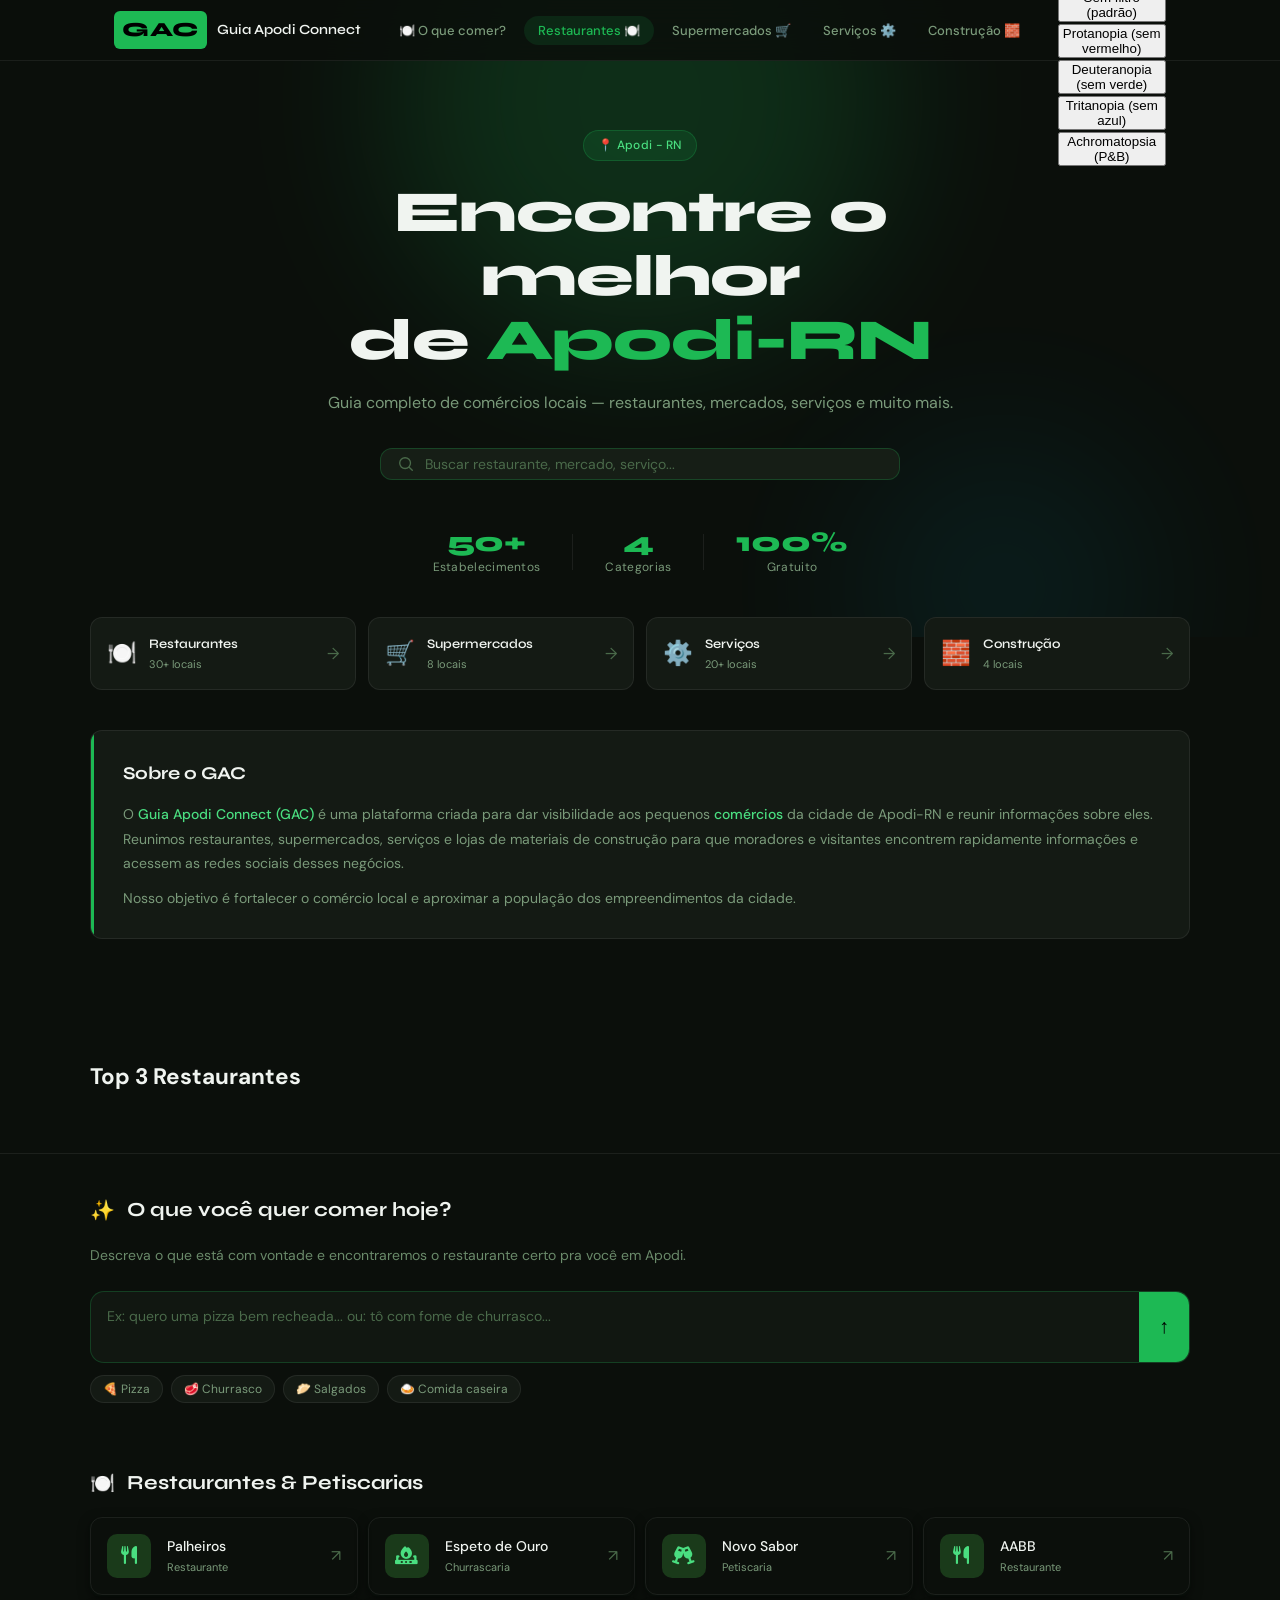
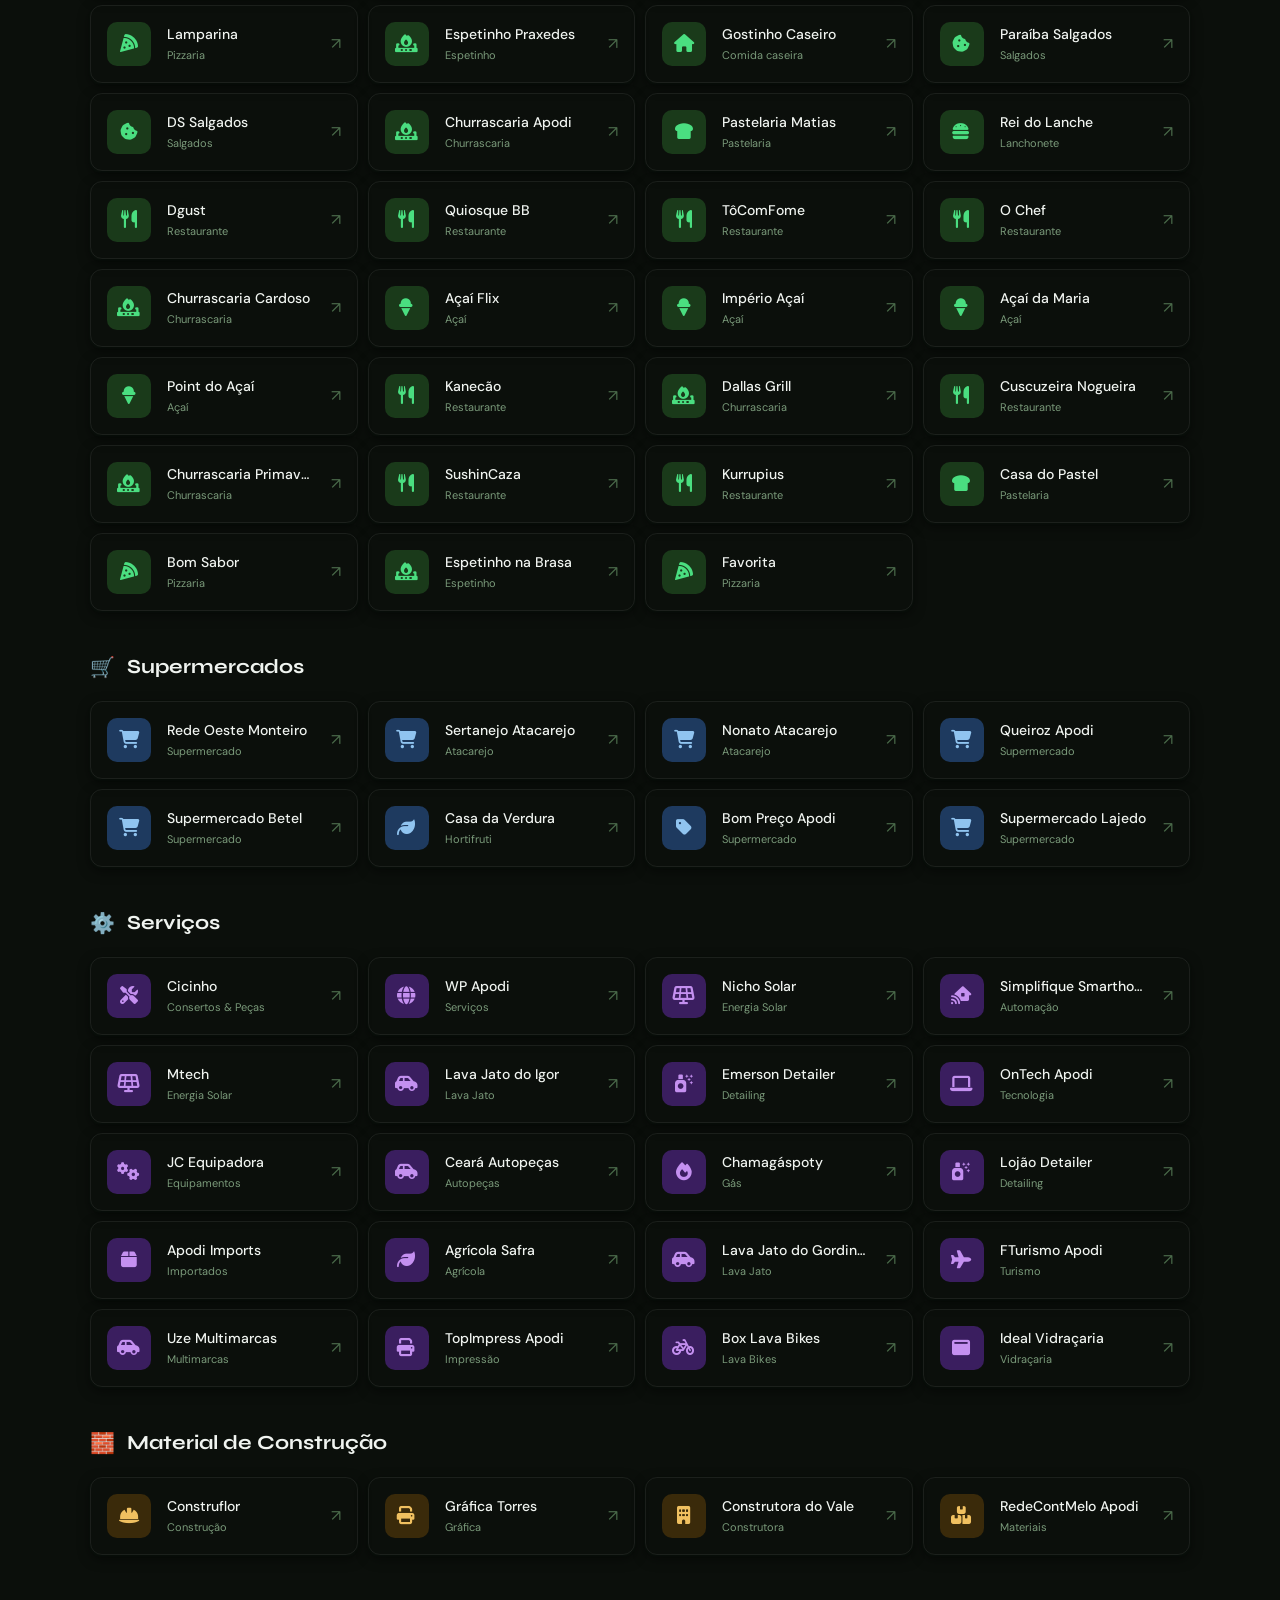
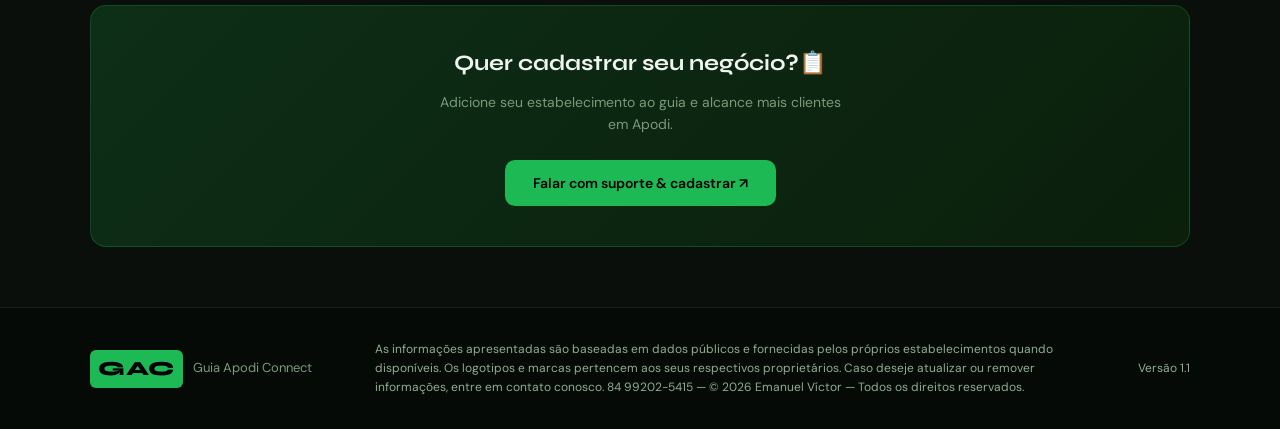
<file: GAC/index.html>
<!DOCTYPE html>
<html lang="pt-BR">
<head>
  <meta charset="UTF-8">
  <meta name="viewport" content="width=device-width, initial-scale=1.0">
  <title>GAC — Guia Apodi Connect</title>
  <link rel="icon" type="image/x-icon" href="02.ico">
  <link rel="preconnect" href="https://fonts.googleapis.com">
  <link rel="preconnect" href="https://fonts.gstatic.com" crossorigin>
  <link rel="stylesheet" href="02.css">
  <link rel="stylesheet" href="https://cdnjs.cloudflare.com/ajax/libs/font-awesome/6.5.0/css/all.min.css">
  <link href="https://fonts.googleapis.com/css2?family=Syne:wght@400;600;700;800&family=DM+Sans:wght@300;400;500&display=swap" rel="stylesheet">
</head>
<body>
<svg style="position:absolute; width:0; height:0;" xmlns="http://www.w3.org/2000/svg">
  <defs>
    <filter id="protanopia">
      <feColorMatrix type="matrix" values="0.567,0.433,0,0,0 0.558,0.442,0,0,0 0,0.242,0.758,0,0 0,0,0,1,0"/>
    </filter>
    <filter id="deuteranopia">
      <feColorMatrix type="matrix" values="0.625,0.375,0,0,0 0.7,0.3,0,0,0 0,0.3,0.7,0,0 0,0,0,1,0"/>
    </filter>
    <filter id="tritanopia">
      <feColorMatrix type="matrix" values="0.95,0.05,0,0,0 0,0.433,0.567,0,0 0,0.475,0.525,0,0 0,0,0,1,0"/>
    </filter>
    <filter id="achromatopsia">
      <feColorMatrix type="matrix" values="0.299,0.587,0.114,0,0 0.299,0.587,0.114,0,0 0.299,0.587,0.114,0,0 0,0,0,1,0"/>
    </filter>
  </defs>
</svg>

<nav class="sticky-nav" id="navbar">
  <div class="nav-inner">
    <a href="#" class="nav-brand">
      <span class="brand-badge">GAC</span>
      <span class="brand-name">Guia Apodi Connect</span>
    </a>

    <ul class="nav-links">
      <li><a href="#catalogo" class="nav-link">🍽️ O que comer?</a></li>
      <li><a href="#restaurantes" class="nav-link" data-section="restaurantes">Restaurantes 🍽️</a></li>
      <li><a href="#supermercados" class="nav-link" data-section="supermercados">Supermercados 🛒</a></li>
      <li><a href="#servicos" class="nav-link" data-section="servicos">Serviços ⚙️</a></li>
      <li><a href="#construcao" class="nav-link" data-section="construcao">Construção 🧱</a></li>
    </ul>

    <div class="nav-actions">
      <div class="nav-accessibility">
        <button class="acc-btn" id="btn-theme" onclick="alternarModoClaro()" title="Alternar Modo Claro / Escuro">
          <i class="fa-solid fa-sun"></i>
        </button>

        <div class="acessibilidade-container">
          <button class="acc-btn" id="btn-daltonico" onclick="toggleDropdown(event)" title="Filtros para Daltonismo">
            <i class="fa-solid fa-eye"></i>
          </button>

          <div class="dropdown" id="dropdown">
            <div class="dropdown-header">Filtro para daltonismo</div>
            <button class="filter-btn active" onclick="setFilter('none', this)">Sem filtro (padrão)</button>
            <button class="filter-btn" onclick="setFilter('protanopia', this)">Protanopia (sem vermelho)</button>
            <button class="filter-btn" onclick="setFilter('deuteranopia', this)">Deuteranopia (sem verde)</button>
            <button class="filter-btn" onclick="setFilter('tritanopia', this)">Tritanopia (sem azul)</button>
            <button class="filter-btn" onclick="setFilter('achromatopsia', this)">Achromatopsia (P&B)</button>
          </div>
        </div>

        <div id="filter-label" class="filter-label"></div>
      </div>

      <button class="nav-menu-btn" id="menuBtn" aria-label="Menu">
        <span></span>
        <span></span>
        <span></span>
      </button>
    </div>
  </div>

  <div class="nav-mobile" id="mobileMenu">
    <a href="#catalogo" class="nav-link-mobile">🍽️ O que comer?</a>
    <a href="#restaurantes" class="nav-link-mobile">Restaurantes</a>
    <a href="#supermercados" class="nav-link-mobile">Supermercados</a>
    <a href="#servicos" class="nav-link-mobile">Serviços</a>
    <a href="#construcao" class="nav-link-mobile">Construção</a>
  </div>
</nav>

<section class="hero">
  <div class="hero-bg">
    <div class="hero-orb hero-orb-1"></div>
    <div class="hero-orb hero-orb-2"></div>
  </div>
  <div class="hero-content">
    <div class="hero-tag">📍 Apodi - RN</div>
    <h1 class="hero-title">Encontre o melhor<br>de <em>Apodi-RN</em></h1>
    <p class="hero-sub">Guia completo de comércios locais — restaurantes, mercados, serviços e muito mais.</p>
    <div class="search-wrap">
      <div class="search-box">
        <svg class="search-icon" viewBox="0 0 20 20" fill="none"><circle cx="9" cy="9" r="6" stroke="currentColor" stroke-width="1.5"/><path d="M13.5 13.5L17 17" stroke="currentColor" stroke-width="1.5" stroke-linecap="round"/></svg>
        <input type="text" id="pesquisa" placeholder="Buscar restaurante, mercado, serviço..." onkeyup="filtrar()">
      </div>
    </div>
  </div>
  <div class="hero-stats">
    <div class="stat"><span class="stat-num">50+</span><span class="stat-label">Estabelecimentos</span></div>
    <div class="stat-divider"></div>
    <div class="stat"><span class="stat-num">4</span><span class="stat-label">Categorias</span></div>
    <div class="stat-divider"></div>
    <div class="stat"><span class="stat-num">100%</span><span class="stat-label">Gratuito</span></div>
  </div>
</section>

<section class="cats-section">
  <div class="container">
    <div class="cats-grid">
      <a href="#restaurantes" class="cat-card" data-cat="restaurantes">
        <div class="cat-icon">🍽️</div>
        <div class="cat-info">
          <div class="cat-name">Restaurantes</div>
          <div class="cat-count">30+ locais</div>
        </div>
        <div class="cat-arrow">→</div>
      </a>
      <a href="#supermercados" class="cat-card" data-cat="supermercados">
        <div class="cat-icon">🛒</div>
        <div class="cat-info">
          <div class="cat-name">Supermercados</div>
          <div class="cat-count">8 locais</div>
        </div>
        <div class="cat-arrow">→</div>
      </a>
      <a href="#servicos" class="cat-card" data-cat="servicos">
        <div class="cat-icon">⚙️</div>
        <div class="cat-info">
          <div class="cat-name">Serviços</div>
          <div class="cat-count">20+ locais</div>
        </div>
        <div class="cat-arrow">→</div>
      </a>
      <a href="#construcao" class="cat-card" data-cat="construcao">
        <div class="cat-icon">🧱</div>
        <div class="cat-info">
          <div class="cat-name">Construção</div>
          <div class="cat-count">4 locais</div>
        </div>
        <div class="cat-arrow">→</div>
      </a>
    </div>
  </div>
</section>

<section class="sobre-section">
  <div class="container">
    <div class="sobre-card">
      <div class="sobre-accent"></div>
      <div class="sobre-text">
        <h2 class="sobre-title">Sobre o GAC</h2>
        <p>O <strong>Guia Apodi Connect (GAC)</strong> é uma plataforma criada para dar visibilidade aos pequenos <strong>comércios</strong> da cidade de Apodi-RN e reunir informações sobre eles. Reunimos restaurantes, supermercados, serviços e lojas de materiais de construção para que moradores e visitantes encontrem rapidamente informações e acessem as redes sociais desses negócios.</p>
        <p>Nosso objetivo é fortalecer o comércio local e aproximar a população dos empreendimentos da cidade.</p>
      </div>
    </div>
  </div>
</section>
  <section class="ranking-section">
  <div class="container">
    <h2 class="section-header">Top 3 Restaurantes</h2>
    <div class="ranking-grid" id="top3-grid"></div>
  </div>
</section>

<main class="listings" id="main-content">
  <div class="container">

    <div class="section-header" id="catalogo">
      <div class="section-tag">✨</div>
      <h2 class="section-title">O que você quer comer hoje?</h2>
    </div>
    <p style="color:#6a8a6a;font-size:14px;margin-bottom:24px;font-weight:400;">Descreva o que está com vontade e encontraremos o restaurante certo pra você em Apodi.</p>

    <div class="catalogo-input-wrap">
      <div class="catalogo-box">
        <textarea id="cat-input" placeholder="Ex: quero uma pizza bem recheada... ou: tô com fome de churrasco..." rows="2"></textarea>
        <button class="cat-send" id="cat-btn" onclick="catalogoBuscar()">↑</button>
      </div>
      <div class="cat-sugestoes">
        <button class="cat-sug" onclick="catalogoPreencher('Quero comer uma pizza hoje')">🍕 Pizza</button>
        <button class="cat-sug" onclick="catalogoPreencher('Bateu aquela vontade de churrasco')">🥩 Churrasco</button>
        <button class="cat-sug" onclick="catalogoPreencher('Quero comer salgados ou petiscos')">🥟 Salgados</button>
        <button class="cat-sug" onclick="catalogoPreencher('Tô com fome de comida caseira')">🍛 Comida caseira</button>
      </div>
    </div>

    <div class="cat-loading" id="cat-loading">
      <div class="cat-dots"></div>
      <p>Consultando os restaurantes de Apodi...</p>
    </div>

    <div class="cat-answer" id="cat-answer">
      <div class="cat-answer-icon">🤖</div>
      <div class="cat-answer-text" id="cat-answer-text"></div>
    </div>

    <div class="cat-grid" id="cat-grid"></div>

    <div class="cat-empty" id="cat-empty">
      <span>🤔</span>
      <p>Não encontrei restaurantes para isso. Tente descrever de outro jeito!</p>
    </div>

    <div class="cat-error" id="cat-error">
      <span>⚠️</span>
      <p>Algo deu errado. Verifique sua conexão e tente novamente.</p>
    </div>

    <div class="section-header" id="restaurantes">
      <div class="section-tag">🍽️</div>
      <h2 class="section-title">Restaurantes & Petiscarias</h2>
    </div>
    <div class="biz-grid" id="grid-restaurantes">
      <div class="biz-card" onclick="abrir('palh')"><div class="biz-initials"><i class="fa-solid fa-utensils"></i></div><div class="biz-info"><div class="biz-name">Palheiros</div><div class="biz-cat">Restaurante</div></div><div class="biz-arrow">↗</div></div>
      <div class="biz-card" onclick="abrir('espe')"><div class="biz-initials"><i class="fa-solid fa-fire-burner"></i></div><div class="biz-info"><div class="biz-name">Espeto de Ouro</div><div class="biz-cat">Churrascaria</div></div><div class="biz-arrow">↗</div></div>
      <div class="biz-card" onclick="abrir('novo')"><div class="biz-initials"><i class="fa-solid fa-champagne-glasses"></i></div><div class="biz-info"><div class="biz-name">Novo Sabor</div><div class="biz-cat">Petiscaria</div></div><div class="biz-arrow">↗</div></div>
      <div class="biz-card" onclick="abrir('aabb')"><div class="biz-initials"><i class="fa-solid fa-utensils"></i></div><div class="biz-info"><div class="biz-name">AABB</div><div class="biz-cat">Restaurante</div></div><div class="biz-arrow">↗</div></div>
      <div class="biz-card" onclick="abrir('lamp')"><div class="biz-initials"><i class="fa-solid fa-pizza-slice"></i></div><div class="biz-info"><div class="biz-name">Lamparina</div><div class="biz-cat">Pizzaria</div></div><div class="biz-arrow">↗</div></div>
      <div class="biz-card" onclick="abrir('espi')"><div class="biz-initials"><i class="fa-solid fa-fire-burner"></i></div><div class="biz-info"><div class="biz-name">Espetinho Praxedes</div><div class="biz-cat">Espetinho</div></div><div class="biz-arrow">↗</div></div>
      <div class="biz-card" onclick="abrir('case')"><div class="biz-initials"><i class="fa-solid fa-house"></i></div><div class="biz-info"><div class="biz-name">Gostinho Caseiro</div><div class="biz-cat">Comida caseira</div></div><div class="biz-arrow">↗</div></div>
      <div class="biz-card" onclick="abrir('para')"><div class="biz-initials"><i class="fa-solid fa-cookie-bite"></i></div><div class="biz-info"><div class="biz-name">Paraíba Salgados</div><div class="biz-cat">Salgados</div></div><div class="biz-arrow">↗</div></div>
      <div class="biz-card" onclick="abrir('dssa')"><div class="biz-initials"><i class="fa-solid fa-cookie-bite"></i></div><div class="biz-info"><div class="biz-name">DS Salgados</div><div class="biz-cat">Salgados</div></div><div class="biz-arrow">↗</div></div>
      <div class="biz-card" onclick="abrir('chur')"><div class="biz-initials"><i class="fa-solid fa-fire-burner"></i></div><div class="biz-info"><div class="biz-name">Churrascaria Apodi</div><div class="biz-cat">Churrascaria</div></div><div class="biz-arrow">↗</div></div>
      <div class="biz-card" onclick="abrir('mati')"><div class="biz-initials"><i class="fa-solid fa-bread-slice"></i></div><div class="biz-info"><div class="biz-name">Pastelaria Matias</div><div class="biz-cat">Pastelaria</div></div><div class="biz-arrow">↗</div></div>
      <div class="biz-card" onclick="abrir('reil')"><div class="biz-initials"><i class="fa-solid fa-burger"></i></div><div class="biz-info"><div class="biz-name">Rei do Lanche</div><div class="biz-cat">Lanchonete</div></div><div class="biz-arrow">↗</div></div>
      <div class="biz-card" onclick="abrir('dgus')"><div class="biz-initials"><i class="fa-solid fa-utensils"></i></div><div class="biz-info"><div class="biz-name">Dgust</div><div class="biz-cat">Restaurante</div></div><div class="biz-arrow">↗</div></div>
      <div class="biz-card" onclick="abrir('quio')"><div class="biz-initials"><i class="fa-solid fa-utensils"></i></div><div class="biz-info"><div class="biz-name">Quiosque BB</div><div class="biz-cat">Restaurante</div></div><div class="biz-arrow">↗</div></div>
      <div class="biz-card" onclick="abrir('toco')"><div class="biz-initials"><i class="fa-solid fa-utensils"></i></div><div class="biz-info"><div class="biz-name">TôComFome</div><div class="biz-cat">Restaurante</div></div><div class="biz-arrow">↗</div></div>
      <div class="biz-card" onclick="abrir('chef')"><div class="biz-initials"><i class="fa-solid fa-utensils"></i></div><div class="biz-info"><div class="biz-name">O Chef</div><div class="biz-cat">Restaurante</div></div><div class="biz-arrow">↗</div></div>
      <div class="biz-card" onclick="abrir('card')"><div class="biz-initials"><i class="fa-solid fa-fire-burner"></i></div><div class="biz-info"><div class="biz-name">Churrascaria Cardoso</div><div class="biz-cat">Churrascaria</div></div><div class="biz-arrow">↗</div></div>
      <div class="biz-card" onclick="abrir('flix')"><div class="biz-initials"><i class="fa-solid fa-ice-cream"></i></div><div class="biz-info"><div class="biz-name">Açaí Flix</div><div class="biz-cat">Açaí</div></div><div class="biz-arrow">↗</div></div>
      <div class="biz-card" onclick="abrir('impe')"><div class="biz-initials"><i class="fa-solid fa-ice-cream"></i></div><div class="biz-info"><div class="biz-name">Império Açaí</div><div class="biz-cat">Açaí</div></div><div class="biz-arrow">↗</div></div>
      <div class="biz-card" onclick="abrir('mari')"><div class="biz-initials"><i class="fa-solid fa-ice-cream"></i></div><div class="biz-info"><div class="biz-name">Açaí da Maria</div><div class="biz-cat">Açaí</div></div><div class="biz-arrow">↗</div></div>
      <div class="biz-card" onclick="abrir('poin')"><div class="biz-initials"><i class="fa-solid fa-ice-cream"></i></div><div class="biz-info"><div class="biz-name">Point do Açaí</div><div class="biz-cat">Açaí</div></div><div class="biz-arrow">↗</div></div>
      <div class="biz-card" onclick="abrir('kane')"><div class="biz-initials"><i class="fa-solid fa-utensils"></i></div><div class="biz-info"><div class="biz-name">Kanecão</div><div class="biz-cat">Restaurante</div></div><div class="biz-arrow">↗</div></div>
      <div class="biz-card" onclick="abrir('dall')"><div class="biz-initials"><i class="fa-solid fa-fire-burner"></i></div><div class="biz-info"><div class="biz-name">Dallas Grill</div><div class="biz-cat">Churrascaria</div></div><div class="biz-arrow">↗</div></div>
      <div class="biz-card" onclick="abrir('cusc')"><div class="biz-initials"><i class="fa-solid fa-utensils"></i></div><div class="biz-info"><div class="biz-name">Cuscuzeira Nogueira</div><div class="biz-cat">Restaurante</div></div><div class="biz-arrow">↗</div></div>
      <div class="biz-card" onclick="abrir('prim')"><div class="biz-initials"><i class="fa-solid fa-fire-burner"></i></div><div class="biz-info"><div class="biz-name">Churrascaria Primavera</div><div class="biz-cat">Churrascaria</div></div><div class="biz-arrow">↗</div></div>
      <div class="biz-card" onclick="abrir('sush')"><div class="biz-initials"><i class="fa-solid fa-utensils"></i></div><div class="biz-info"><div class="biz-name">SushinCaza</div><div class="biz-cat">Restaurante</div></div><div class="biz-arrow">↗</div></div>
      <div class="biz-card" onclick="abrir('bute')"><div class="biz-initials"><i class="fa-solid fa-utensils"></i></div><div class="biz-info"><div class="biz-name">Kurrupius</div><div class="biz-cat">Restaurante</div></div><div class="biz-arrow">↗</div></div>
      <div class="biz-card" onclick="abrir('past')"><div class="biz-initials"><i class="fa-solid fa-bread-slice"></i></div><div class="biz-info"><div class="biz-name">Casa do Pastel</div><div class="biz-cat">Pastelaria</div></div><div class="biz-arrow">↗</div></div>
      <div class="biz-card" onclick="abrir('boms')"><div class="biz-initials"><i class="fa-solid fa-pizza-slice"></i></div><div class="biz-info"><div class="biz-name">Bom Sabor</div><div class="biz-cat">Pizzaria</div></div><div class="biz-arrow">↗</div></div>
      <div class="biz-card" onclick="abrir('bras')"><div class="biz-initials"><i class="fa-solid fa-fire-burner"></i></div><div class="biz-info"><div class="biz-name">Espetinho na Brasa</div><div class="biz-cat">Espetinho</div></div><div class="biz-arrow">↗</div></div>
      <div class="biz-card" onclick="abrir('favo')"><div class="biz-initials"><i class="fa-solid fa-pizza-slice"></i></div><div class="biz-info"><div class="biz-name">Favorita</div><div class="biz-cat">Pizzaria</div></div><div class="biz-arrow">↗</div></div>
    </div>

    <div class="section-header" id="supermercados">
      <div class="section-tag">🛒</div>
      <h2 class="section-title">Supermercados</h2>
    </div>
    <div class="biz-grid" id="grid-supermercados">
      <div class="biz-card" onclick="abrir('mont')"><div class="biz-initials" style="background:#1e3a5f;color:#90c4f0"><i class="fa-solid fa-cart-shopping"></i></div><div class="biz-info"><div class="biz-name">Rede Oeste Monteiro</div><div class="biz-cat">Supermercado</div></div><div class="biz-arrow">↗</div></div>
      <div class="biz-card" onclick="abrir('sert')"><div class="biz-initials" style="background:#1e3a5f;color:#90c4f0"><i class="fa-solid fa-cart-shopping"></i></div><div class="biz-info"><div class="biz-name">Sertanejo Atacarejo</div><div class="biz-cat">Atacarejo</div></div><div class="biz-arrow">↗</div></div>
      <div class="biz-card" onclick="abrir('nona')"><div class="biz-initials" style="background:#1e3a5f;color:#90c4f0"><i class="fa-solid fa-cart-shopping"></i></div><div class="biz-info"><div class="biz-name">Nonato Atacarejo</div><div class="biz-cat">Atacarejo</div></div><div class="biz-arrow">↗</div></div>
      <div class="biz-card" onclick="abrir('quei')"><div class="biz-initials" style="background:#1e3a5f;color:#90c4f0"><i class="fa-solid fa-cart-shopping"></i></div><div class="biz-info"><div class="biz-name">Queiroz Apodi</div><div class="biz-cat">Supermercado</div></div><div class="biz-arrow">↗</div></div>
      <div class="biz-card" onclick="abrir('bete')"><div class="biz-initials" style="background:#1e3a5f;color:#90c4f0"><i class="fa-solid fa-cart-shopping"></i></div><div class="biz-info"><div class="biz-name">Supermercado Betel</div><div class="biz-cat">Supermercado</div></div><div class="biz-arrow">↗</div></div>
      <div class="biz-card" onclick="abrir('verd')"><div class="biz-initials" style="background:#1e3a5f;color:#90c4f0"><i class="fa-solid fa-leaf"></i></div><div class="biz-info"><div class="biz-name">Casa da Verdura</div><div class="biz-cat">Hortifruti</div></div><div class="biz-arrow">↗</div></div>
      <div class="biz-card" onclick="abrir('bompre')"><div class="biz-initials" style="background:#1e3a5f;color:#90c4f0"><i class="fa-solid fa-tag"></i></div><div class="biz-info"><div class="biz-name">Bom Preço Apodi</div><div class="biz-cat">Supermercado</div></div><div class="biz-arrow">↗</div></div>
      <div class="biz-card" onclick="abrir('laje')"><div class="biz-initials" style="background:#1e3a5f;color:#90c4f0"><i class="fa-solid fa-cart-shopping"></i></div><div class="biz-info"><div class="biz-name">Supermercado Lajedo</div><div class="biz-cat">Supermercado</div></div><div class="biz-arrow">↗</div></div>
    </div>

    <div class="section-header" id="servicos">
      <div class="section-tag">⚙️</div>
      <h2 class="section-title">Serviços</h2>
    </div>
    <div class="biz-grid" id="grid-servicos">
      <div class="biz-card" onclick="abrir('cici')"><div class="biz-initials" style="background:#3a1e5f;color:#c490f0"><i class="fa-solid fa-screwdriver-wrench"></i></div><div class="biz-info"><div class="biz-name">Cicinho</div><div class="biz-cat">Consertos & Peças</div></div><div class="biz-arrow">↗</div></div>
      <div class="biz-card" onclick="abrir('wpap')"><div class="biz-initials" style="background:#3a1e5f;color:#c490f0"><i class="fa-solid fa-globe"></i></div><div class="biz-info"><div class="biz-name">WP Apodi</div><div class="biz-cat">Serviços</div></div><div class="biz-arrow">↗</div></div>
      <div class="biz-card" onclick="abrir('nich')"><div class="biz-initials" style="background:#3a1e5f;color:#c490f0"><i class="fa-solid fa-solar-panel"></i></div><div class="biz-info"><div class="biz-name">Nicho Solar</div><div class="biz-cat">Energia Solar</div></div><div class="biz-arrow">↗</div></div>
      <div class="biz-card" onclick="abrir('simp')"><div class="biz-initials" style="background:#3a1e5f;color:#c490f0"><i class="fa-solid fa-house-signal"></i></div><div class="biz-info"><div class="biz-name">Simplifique Smarthome</div><div class="biz-cat">Automação</div></div><div class="biz-arrow">↗</div></div>
      <div class="biz-card" onclick="abrir('mtec')"><div class="biz-initials" style="background:#3a1e5f;color:#c490f0"><i class="fa-solid fa-solar-panel"></i></div><div class="biz-info"><div class="biz-name">Mtech</div><div class="biz-cat">Energia Solar</div></div><div class="biz-arrow">↗</div></div>
      <div class="biz-card" onclick="abrir('igor')"><div class="biz-initials" style="background:#3a1e5f;color:#c490f0"><i class="fa-solid fa-car-side"></i></div><div class="biz-info"><div class="biz-name">Lava Jato do Igor</div><div class="biz-cat">Lava Jato</div></div><div class="biz-arrow">↗</div></div>
      <div class="biz-card" onclick="abrir('emer')"><div class="biz-initials" style="background:#3a1e5f;color:#c490f0"><i class="fa-solid fa-spray-can-sparkles"></i></div><div class="biz-info"><div class="biz-name">Emerson Detailer</div><div class="biz-cat">Detailing</div></div><div class="biz-arrow">↗</div></div>
      <div class="biz-card" onclick="abrir('onte')"><div class="biz-initials" style="background:#3a1e5f;color:#c490f0"><i class="fa-solid fa-laptop"></i></div><div class="biz-info"><div class="biz-name">OnTech Apodi</div><div class="biz-cat">Tecnologia</div></div><div class="biz-arrow">↗</div></div>
      <div class="biz-card" onclick="abrir('jc')"><div class="biz-initials" style="background:#3a1e5f;color:#c490f0"><i class="fa-solid fa-gears"></i></div><div class="biz-info"><div class="biz-name">JC Equipadora</div><div class="biz-cat">Equipamentos</div></div><div class="biz-arrow">↗</div></div>
      <div class="biz-card" onclick="abrir('cear')"><div class="biz-initials" style="background:#3a1e5f;color:#c490f0"><i class="fa-solid fa-car-side"></i></div><div class="biz-info"><div class="biz-name">Ceará Autopeças</div><div class="biz-cat">Autopeças</div></div><div class="biz-arrow">↗</div></div>
      <div class="biz-card" onclick="abrir('cham')"><div class="biz-initials" style="background:#3a1e5f;color:#c490f0"><i class="fa-solid fa-fire"></i></div><div class="biz-info"><div class="biz-name">Chamagáspoty</div><div class="biz-cat">Gás</div></div><div class="biz-arrow">↗</div></div>
      <div class="biz-card" onclick="abrir('loja')"><div class="biz-initials" style="background:#3a1e5f;color:#c490f0"><i class="fa-solid fa-spray-can-sparkles"></i></div><div class="biz-info"><div class="biz-name">Lojão Detailer</div><div class="biz-cat">Detailing</div></div><div class="biz-arrow">↗</div></div>
      <div class="biz-card" onclick="abrir('apim')"><div class="biz-initials" style="background:#3a1e5f;color:#c490f0"><i class="fa-solid fa-box"></i></div><div class="biz-info"><div class="biz-name">Apodi Imports</div><div class="biz-cat">Importados</div></div><div class="biz-arrow">↗</div></div>
      <div class="biz-card" onclick="abrir('agri')"><div class="biz-initials" style="background:#3a1e5f;color:#c490f0"><i class="fa-solid fa-leaf"></i></div><div class="biz-info"><div class="biz-name">Agrícola Safra</div><div class="biz-cat">Agrícola</div></div><div class="biz-arrow">↗</div></div>
      <div class="biz-card" onclick="abrir('gord')"><div class="biz-initials" style="background:#3a1e5f;color:#c490f0"><i class="fa-solid fa-car-side"></i></div><div class="biz-info"><div class="biz-name">Lava Jato do Gordinho</div><div class="biz-cat">Lava Jato</div></div><div class="biz-arrow">↗</div></div>
      <div class="biz-card" onclick="abrir('ftur')"><div class="biz-initials" style="background:#3a1e5f;color:#c490f0"><i class="fa-solid fa-plane"></i></div><div class="biz-info"><div class="biz-name">FTurismo Apodi</div><div class="biz-cat">Turismo</div></div><div class="biz-arrow">↗</div></div>
      <div class="biz-card" onclick="abrir('uze')"><div class="biz-initials" style="background:#3a1e5f;color:#c490f0"><i class="fa-solid fa-car-side"></i></div><div class="biz-info"><div class="biz-name">Uze Multimarcas</div><div class="biz-cat">Multimarcas</div></div><div class="biz-arrow">↗</div></div>
      <div class="biz-card" onclick="abrir('topi')"><div class="biz-initials" style="background:#3a1e5f;color:#c490f0"><i class="fa-solid fa-print"></i></div><div class="biz-info"><div class="biz-name">TopImpress Apodi</div><div class="biz-cat">Impressão</div></div><div class="biz-arrow">↗</div></div>
      <div class="biz-card" onclick="abrir('bike')"><div class="biz-initials" style="background:#3a1e5f;color:#c490f0"><i class="fa-solid fa-bicycle"></i></div><div class="biz-info"><div class="biz-name">Box Lava Bikes</div><div class="biz-cat">Lava Bikes</div></div><div class="biz-arrow">↗</div></div>
      <div class="biz-card" onclick="abrir('idea')"><div class="biz-initials" style="background:#3a1e5f;color:#c490f0"><i class="fa-solid fa-window-maximize"></i></div><div class="biz-info"><div class="biz-name">Ideal Vidraçaria</div><div class="biz-cat">Vidraçaria</div></div><div class="biz-arrow">↗</div></div>
    </div>

    <div class="section-header" id="construcao">
      <div class="section-tag">🧱</div>
      <h2 class="section-title">Material de Construção</h2>
    </div>
    <div class="biz-grid" id="grid-construcao">
      <div class="biz-card" onclick="abrir('cons')"><div class="biz-initials" style="background:#3a2a0a;color:#f0c060"><i class="fa-solid fa-helmet-safety"></i></div><div class="biz-info"><div class="biz-name">Construflor</div><div class="biz-cat">Construção</div></div><div class="biz-arrow">↗</div></div>
      <div class="biz-card" onclick="abrir('graf')"><div class="biz-initials" style="background:#3a2a0a;color:#f0c060"><i class="fa-solid fa-print"></i></div><div class="biz-info"><div class="biz-name">Gráfica Torres</div><div class="biz-cat">Gráfica</div></div><div class="biz-arrow">↗</div></div>
      <div class="biz-card" onclick="abrir('vale')"><div class="biz-initials" style="background:#3a2a0a;color:#f0c060"><i class="fa-solid fa-building"></i></div><div class="biz-info"><div class="biz-name">Construtora do Vale</div><div class="biz-cat">Construtora</div></div><div class="biz-arrow">↗</div></div>
      <div class="biz-card" onclick="abrir('melo')"><div class="biz-initials" style="background:#3a2a0a;color:#f0c060"><i class="fa-solid fa-boxes-stacked"></i></div><div class="biz-info"><div class="biz-name">RedeContMelo Apodi</div><div class="biz-cat">Materiais</div></div><div class="biz-arrow">↗</div></div>
    </div>
    
    <div class="cta-section">
      <div class="cta-content">
        <h3 class="cta-title">Quer cadastrar seu negócio?📋</h3>
        <p class="cta-sub">Adicione seu estabelecimento ao guia e alcance mais clientes em Apodi.</p>
        <a href="https://forms.gle/zmDVFUy1LUqqUDvs8" target="_blank" class="cta-btn">Falar com suporte & cadastrar ↗</a>
      </div>
    </div>

  </div>
</main>
<div id="sidebar-overlay" onclick="fechar()" style="display: none;"></div>
<aside id="sidebar">
  <button class="sidebar-close" onclick="fechar()">
    <svg viewBox="0 0 20 20" fill="none" width="20" height="20"><path d="M5 5l10 10M15 5L5 15" stroke="currentColor" stroke-width="1.5" stroke-linecap="round"/></svg>
 </button>
  <div id="conteudo"></div>
</aside>

<footer class="main-footer">
  <div class="footer-inner">
    <div class="footer-brand">
      <span class="brand-badge">GAC</span>
      <span>Guia Apodi Connect</span>
    </div>
    <p class="footer-copy">As informações apresentadas são baseadas em dados públicos e fornecidas pelos próprios estabelecimentos quando disponíveis. Os logotipos e marcas pertencem aos seus respectivos proprietários. Caso deseje atualizar ou remover informações, entre em contato conosco. 84 99202-5415 — © 2026 Emanuel Víctor — Todos os direitos reservados.</p>
    <p class="footer-copy">Versão 1.1</p>
  </div> </footer>

<div vw class="enabled">
    <div vw-access-button class="active"></div>
    <div vw-plugin-wrapper>
      <div class="vw-plugin-top-wrapper"></div>
    </div>
  </div>
  
  <script src="https://vlibras.gov.br/app/vlibras-plugin.js"></script>
  <script>
    new window.VLibras.Widget('https://vlibras.gov.br/app');
  </script>

  <script src="02.js"></script>
</body>
</html>
</file>
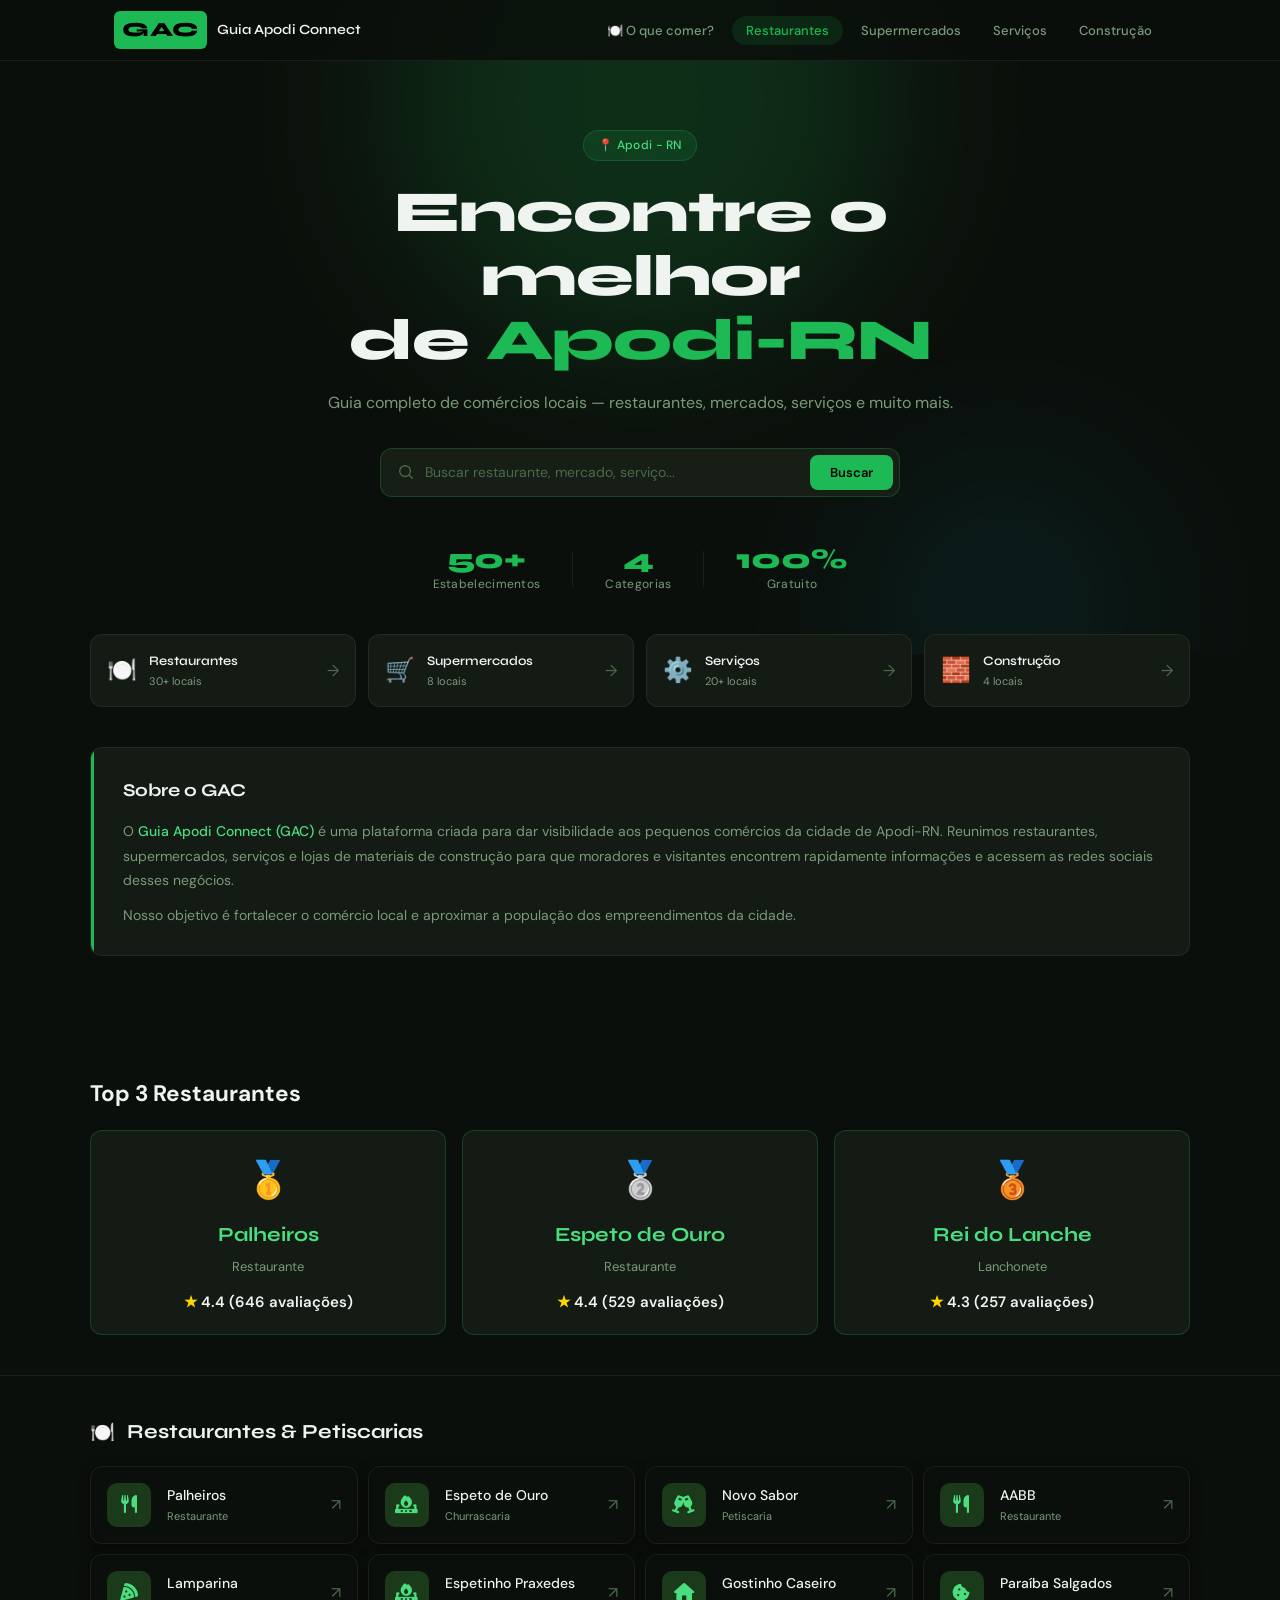
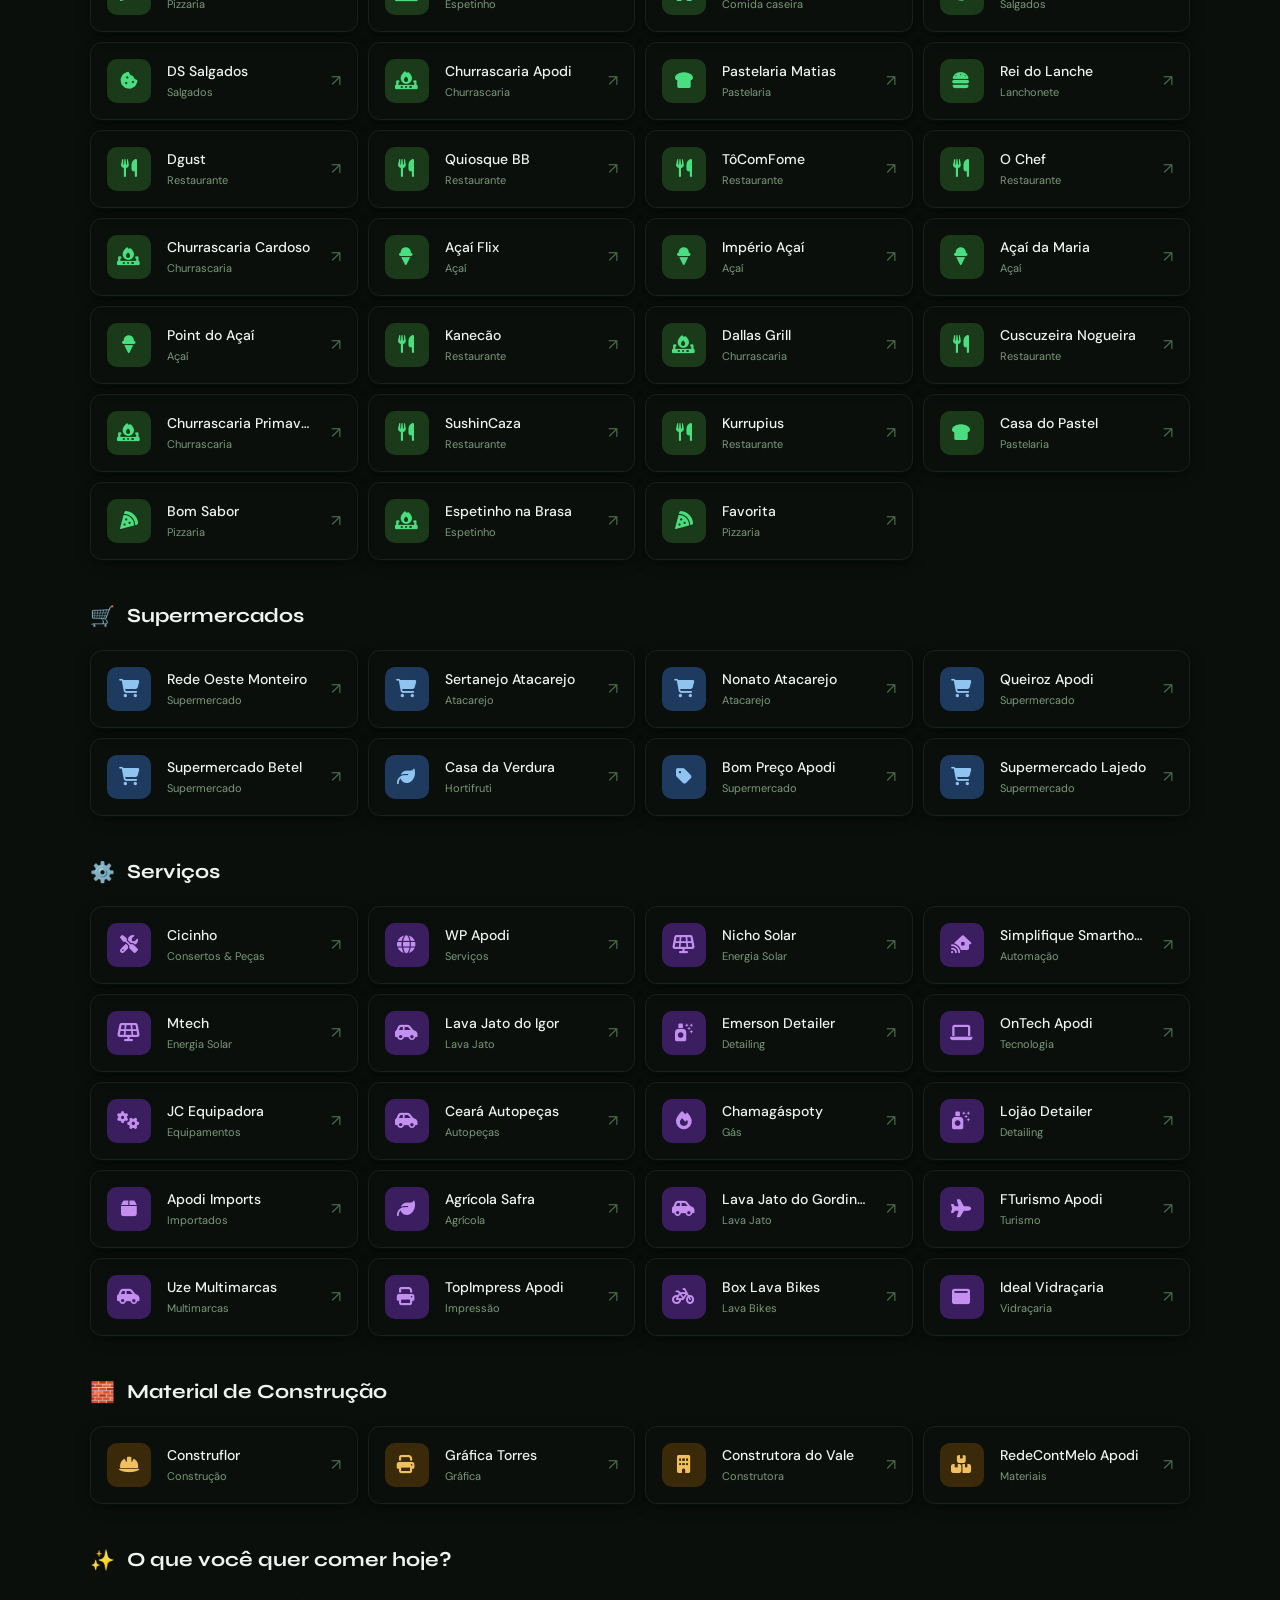
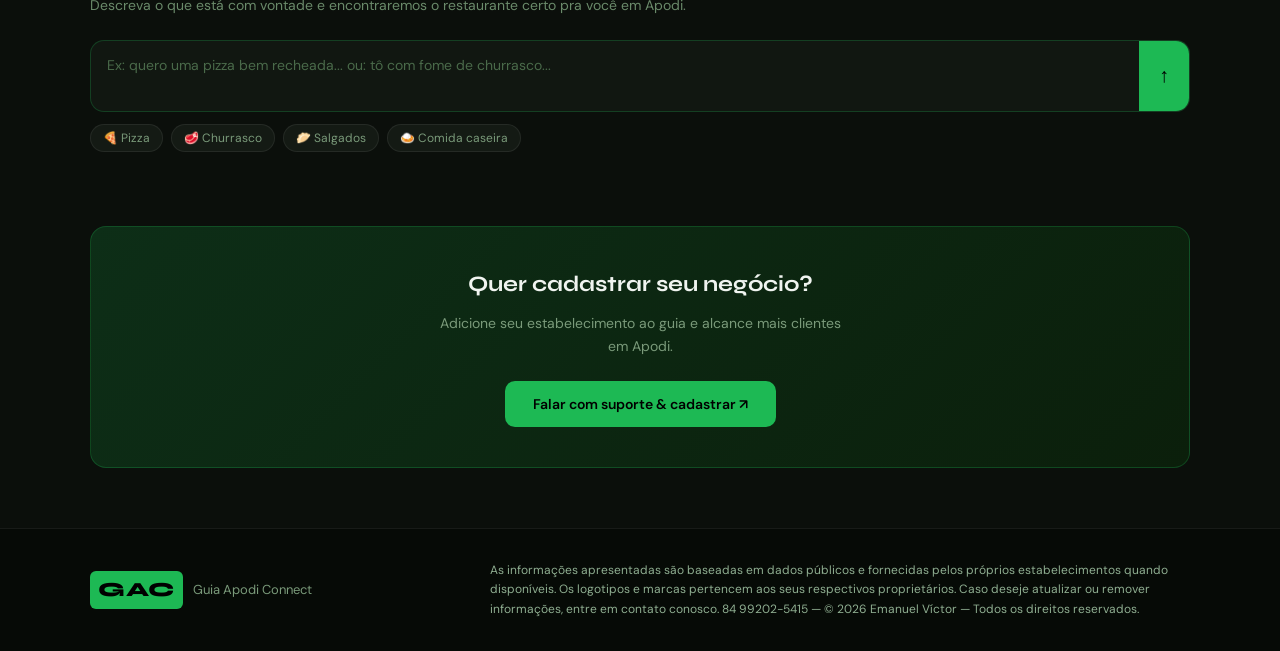
<file: GAC/02.html>
<!DOCTYPE html>
<html lang="pt-BR">
<head>
  <meta charset="UTF-8">
  <meta name="viewport" content="width=device-width, initial-scale=1.0">
  <title>GAC — Guia Apodi Connect</title>
  <link rel="icon" type="image/x-icon" href="02.ico">
  <link rel="preconnect" href="https://fonts.googleapis.com">
  <link rel="preconnect" href="https://fonts.gstatic.com" crossorigin>
  <link rel="stylesheet" href="02.css">
  <link rel="stylesheet" href="https://cdnjs.cloudflare.com/ajax/libs/font-awesome/6.5.0/css/all.min.css">
  <link href="https://fonts.googleapis.com/css2?family=Syne:wght@400;600;700;800&family=DM+Sans:wght@300;400;500&display=swap" rel="stylesheet">
</head>
<body>

<nav class="sticky-nav" id="navbar">
  <div class="nav-inner">
    <a href="#" class="nav-brand">
      <span class="brand-badge">GAC</span>
      <span class="brand-name">Guia Apodi Connect</span>
    </a>
    <ul class="nav-links">
      <li><a href="#catalogo" class="nav-link">🍽️ O que comer?</a></li>
      <li><a href="#restaurantes" class="nav-link" data-section="restaurantes">Restaurantes</a></li>
      <li><a href="#supermercados" class="nav-link" data-section="supermercados">Supermercados</a></li>
      <li><a href="#servicos" class="nav-link" data-section="servicos">Serviços</a></li>
      <li><a href="#construcao" class="nav-link" data-section="construcao">Construção</a></li>
    </ul>
    <button class="nav-menu-btn" id="menuBtn" aria-label="Menu">
    </button>
  </div>
  <div class="nav-mobile" id="mobileMenu">
    <a href="#catalogo" class="nav-link-mobile">🍽️ O que comer?</a>
    <a href="#restaurantes" class="nav-link-mobile">Restaurantes</a>
    <a href="#supermercados" class="nav-link-mobile">Supermercados</a>
    <a href="#servicos" class="nav-link-mobile">Serviços</a>
    <a href="#construcao" class="nav-link-mobile">Construção</a>
  </div>
</nav>
<section class="hero">
  <div class="hero-bg">
    <div class="hero-orb hero-orb-1"></div>
    <div class="hero-orb hero-orb-2"></div>
  </div>
  <div class="hero-content">
    <div class="hero-tag">📍 Apodi - RN</div>
    <h1 class="hero-title">Encontre o melhor<br>de <em>Apodi-RN</em></h1>
    <p class="hero-sub">Guia completo de comércios locais — restaurantes, mercados, serviços e muito mais.</p>
    <div class="search-wrap">
      <div class="search-box">
        <svg class="search-icon" viewBox="0 0 20 20" fill="none"><circle cx="9" cy="9" r="6" stroke="currentColor" stroke-width="1.5"/><path d="M13.5 13.5L17 17" stroke="currentColor" stroke-width="1.5" stroke-linecap="round"/></svg>
        <input type="text" id="pesquisa" placeholder="Buscar restaurante, mercado, serviço..." onkeyup="filtrar()">
        <button class="search-btn" onclick="filtrar()">Buscar</button>
      </div>
    </div>
  </div>
  <div class="hero-stats">
    <div class="stat"><span class="stat-num">50+</span><span class="stat-label">Estabelecimentos</span></div>
    <div class="stat-divider"></div>
    <div class="stat"><span class="stat-num">4</span><span class="stat-label">Categorias</span></div>
    <div class="stat-divider"></div>
    <div class="stat"><span class="stat-num">100%</span><span class="stat-label">Gratuito</span></div>
  </div>
</section>

<section class="cats-section">
  <div class="container">
    <div class="cats-grid">
      <a href="#restaurantes" class="cat-card" data-cat="restaurantes">
        <div class="cat-icon">🍽️</div>
        <div class="cat-info">
          <div class="cat-name">Restaurantes</div>
          <div class="cat-count">30+ locais</div>
        </div>
        <div class="cat-arrow">→</div>
      </a>
      <a href="#supermercados" class="cat-card" data-cat="supermercados">
        <div class="cat-icon">🛒</div>
        <div class="cat-info">
          <div class="cat-name">Supermercados</div>
          <div class="cat-count">8 locais</div>
        </div>
        <div class="cat-arrow">→</div>
      </a>
      <a href="#servicos" class="cat-card" data-cat="servicos">
        <div class="cat-icon">⚙️</div>
        <div class="cat-info">
          <div class="cat-name">Serviços</div>
          <div class="cat-count">20+ locais</div>
        </div>
        <div class="cat-arrow">→</div>
      </a>
      <a href="#construcao" class="cat-card" data-cat="construcao">
        <div class="cat-icon">🧱</div>
        <div class="cat-info">
          <div class="cat-name">Construção</div>
          <div class="cat-count">4 locais</div>
        </div>
        <div class="cat-arrow">→</div>
      </a>
    </div>
  </div>
</section>

<section class="sobre-section">
  <div class="container">
    <div class="sobre-card">
      <div class="sobre-accent"></div>
      <div class="sobre-text">
        <h2 class="sobre-title">Sobre o GAC</h2>
        <p>O <strong>Guia Apodi Connect (GAC)</strong> é uma plataforma criada para dar visibilidade aos pequenos comércios da cidade de Apodi-RN. Reunimos restaurantes, supermercados, serviços e lojas de materiais de construção para que moradores e visitantes encontrem rapidamente informações e acessem as redes sociais desses negócios.</p>
        <p>Nosso objetivo é fortalecer o comércio local e aproximar a população dos empreendimentos da cidade.</p>
      </div>
    </div>
  </div>
</section>
  <section class="ranking-section">
  <div class="container">
    <h2 class="section-header">Top 3 Restaurantes</h2>
    <div class="ranking-grid" id="top3-grid"></div>
  </div>
</section>
<script>
  const top3Restaurantes = [
    { id: "reil", nome: "Rei do Lanche", cat: "Lanchonete", rating: 4.3, reviews_count: 257 },
    { id: "espe", nome: "Espeto de Ouro", cat: "Restaurante", rating: 4.4, reviews_count: 529 },
    { id: "palh", nome: "Palheiros", cat: "Restaurante", rating: 4.4, reviews_count: 646 }
  ];

  function montarTop3() {
    const grid = document.querySelector("#top3-grid");
    if (!grid) return;

    const medals = ["🥇", "🥈", "🥉"];

    const lista = [...top3Restaurantes]
      .filter(r => typeof r.rating === "number")
      .sort((a, b) => {
        if (b.rating !== a.rating) return b.rating - a.rating;
        return (b.reviews_count || 0) - (a.reviews_count || 0);
      })
      .slice(0, 3);

    grid.innerHTML = lista.map((r, i) => `
      <div class="ranking-card" onclick="abrir${r.id}()">
        <span class="ranking-medal">${medals[i]}</span>
        <h3 class="ranking-name">${r.nome}</h3>
        <p class="ranking-cat">${r.cat}</p>
        <div class="ranking-rating">
          <span class="star">★</span>
          ${r.rating.toFixed(1)}
          ${r.reviews_count ? ` (${r.reviews_count} avaliações)` : ""}
        </div>
      </div>
    `).join("");
  }

  document.addEventListener("DOMContentLoaded", montarTop3);
</script>

<main class="listings" id="main-content">
  <div class="container">

    <div class="section-header" id="restaurantes">
      <div class="section-tag">🍽️</div>
      <h2 class="section-title">Restaurantes & Petiscarias</h2>
    </div>
    <div class="biz-grid" id="grid-restaurantes">
      <div class="biz-card" onclick="abrir('palh')"><div class="biz-initials"><i class="fa-solid fa-utensils"></i></div><div class="biz-info"><div class="biz-name">Palheiros</div><div class="biz-cat">Restaurante</div></div><div class="biz-arrow">↗</div></div>
      <div class="biz-card" onclick="abrir('espe')"><div class="biz-initials"><i class="fa-solid fa-fire-burner"></i></div><div class="biz-info"><div class="biz-name">Espeto de Ouro</div><div class="biz-cat">Churrascaria</div></div><div class="biz-arrow">↗</div></div>
      <div class="biz-card" onclick="abrir('novo')"><div class="biz-initials"><i class="fa-solid fa-champagne-glasses"></i></div><div class="biz-info"><div class="biz-name">Novo Sabor</div><div class="biz-cat">Petiscaria</div></div><div class="biz-arrow">↗</div></div>
      <div class="biz-card" onclick="abrir('aabb')"><div class="biz-initials"><i class="fa-solid fa-utensils"></i></div><div class="biz-info"><div class="biz-name">AABB</div><div class="biz-cat">Restaurante</div></div><div class="biz-arrow">↗</div></div>
      <div class="biz-card" onclick="abrir('lamp')"><div class="biz-initials"><i class="fa-solid fa-pizza-slice"></i></div><div class="biz-info"><div class="biz-name">Lamparina</div><div class="biz-cat">Pizzaria</div></div><div class="biz-arrow">↗</div></div>
      <div class="biz-card" onclick="abrir('espi')"><div class="biz-initials"><i class="fa-solid fa-fire-burner"></i></div><div class="biz-info"><div class="biz-name">Espetinho Praxedes</div><div class="biz-cat">Espetinho</div></div><div class="biz-arrow">↗</div></div>
      <div class="biz-card" onclick="abrir('case')"><div class="biz-initials"><i class="fa-solid fa-house"></i></div><div class="biz-info"><div class="biz-name">Gostinho Caseiro</div><div class="biz-cat">Comida caseira</div></div><div class="biz-arrow">↗</div></div>
      <div class="biz-card" onclick="abrir('para')"><div class="biz-initials"><i class="fa-solid fa-cookie-bite"></i></div><div class="biz-info"><div class="biz-name">Paraíba Salgados</div><div class="biz-cat">Salgados</div></div><div class="biz-arrow">↗</div></div>
      <div class="biz-card" onclick="abrir('dssa')"><div class="biz-initials"><i class="fa-solid fa-cookie-bite"></i></div><div class="biz-info"><div class="biz-name">DS Salgados</div><div class="biz-cat">Salgados</div></div><div class="biz-arrow">↗</div></div>
      <div class="biz-card" onclick="abrir('chur')"><div class="biz-initials"><i class="fa-solid fa-fire-burner"></i></div><div class="biz-info"><div class="biz-name">Churrascaria Apodi</div><div class="biz-cat">Churrascaria</div></div><div class="biz-arrow">↗</div></div>
      <div class="biz-card" onclick="abrir('mati')"><div class="biz-initials"><i class="fa-solid fa-bread-slice"></i></div><div class="biz-info"><div class="biz-name">Pastelaria Matias</div><div class="biz-cat">Pastelaria</div></div><div class="biz-arrow">↗</div></div>
      <div class="biz-card" onclick="abrir('reil')"><div class="biz-initials"><i class="fa-solid fa-burger"></i></div><div class="biz-info"><div class="biz-name">Rei do Lanche</div><div class="biz-cat">Lanchonete</div></div><div class="biz-arrow">↗</div></div>
      <div class="biz-card" onclick="abrir('dgus')"><div class="biz-initials"><i class="fa-solid fa-utensils"></i></div><div class="biz-info"><div class="biz-name">Dgust</div><div class="biz-cat">Restaurante</div></div><div class="biz-arrow">↗</div></div>
      <div class="biz-card" onclick="abrir('quio')"><div class="biz-initials"><i class="fa-solid fa-utensils"></i></div><div class="biz-info"><div class="biz-name">Quiosque BB</div><div class="biz-cat">Restaurante</div></div><div class="biz-arrow">↗</div></div>
      <div class="biz-card" onclick="abrir('toco')"><div class="biz-initials"><i class="fa-solid fa-utensils"></i></div><div class="biz-info"><div class="biz-name">TôComFome</div><div class="biz-cat">Restaurante</div></div><div class="biz-arrow">↗</div></div>
      <div class="biz-card" onclick="abrir('chef')"><div class="biz-initials"><i class="fa-solid fa-utensils"></i></div><div class="biz-info"><div class="biz-name">O Chef</div><div class="biz-cat">Restaurante</div></div><div class="biz-arrow">↗</div></div>
      <div class="biz-card" onclick="abrir('card')"><div class="biz-initials"><i class="fa-solid fa-fire-burner"></i></div><div class="biz-info"><div class="biz-name">Churrascaria Cardoso</div><div class="biz-cat">Churrascaria</div></div><div class="biz-arrow">↗</div></div>
      <div class="biz-card" onclick="abrir('flix')"><div class="biz-initials"><i class="fa-solid fa-ice-cream"></i></div><div class="biz-info"><div class="biz-name">Açaí Flix</div><div class="biz-cat">Açaí</div></div><div class="biz-arrow">↗</div></div>
      <div class="biz-card" onclick="abrir('impe')"><div class="biz-initials"><i class="fa-solid fa-ice-cream"></i></div><div class="biz-info"><div class="biz-name">Império Açaí</div><div class="biz-cat">Açaí</div></div><div class="biz-arrow">↗</div></div>
      <div class="biz-card" onclick="abrir('mari')"><div class="biz-initials"><i class="fa-solid fa-ice-cream"></i></div><div class="biz-info"><div class="biz-name">Açaí da Maria</div><div class="biz-cat">Açaí</div></div><div class="biz-arrow">↗</div></div>
      <div class="biz-card" onclick="abrir('poin')"><div class="biz-initials"><i class="fa-solid fa-ice-cream"></i></div><div class="biz-info"><div class="biz-name">Point do Açaí</div><div class="biz-cat">Açaí</div></div><div class="biz-arrow">↗</div></div>
      <div class="biz-card" onclick="abrir('kane')"><div class="biz-initials"><i class="fa-solid fa-utensils"></i></div><div class="biz-info"><div class="biz-name">Kanecão</div><div class="biz-cat">Restaurante</div></div><div class="biz-arrow">↗</div></div>
      <div class="biz-card" onclick="abrir('dall')"><div class="biz-initials"><i class="fa-solid fa-fire-burner"></i></div><div class="biz-info"><div class="biz-name">Dallas Grill</div><div class="biz-cat">Churrascaria</div></div><div class="biz-arrow">↗</div></div>
      <div class="biz-card" onclick="abrir('cusc')"><div class="biz-initials"><i class="fa-solid fa-utensils"></i></div><div class="biz-info"><div class="biz-name">Cuscuzeira Nogueira</div><div class="biz-cat">Restaurante</div></div><div class="biz-arrow">↗</div></div>
      <div class="biz-card" onclick="abrir('prim')"><div class="biz-initials"><i class="fa-solid fa-fire-burner"></i></div><div class="biz-info"><div class="biz-name">Churrascaria Primavera</div><div class="biz-cat">Churrascaria</div></div><div class="biz-arrow">↗</div></div>
      <div class="biz-card" onclick="abrir('sush')"><div class="biz-initials"><i class="fa-solid fa-utensils"></i></div><div class="biz-info"><div class="biz-name">SushinCaza</div><div class="biz-cat">Restaurante</div></div><div class="biz-arrow">↗</div></div>
      <div class="biz-card" onclick="abrir('bute')"><div class="biz-initials"><i class="fa-solid fa-utensils"></i></div><div class="biz-info"><div class="biz-name">Kurrupius</div><div class="biz-cat">Restaurante</div></div><div class="biz-arrow">↗</div></div>
      <div class="biz-card" onclick="abrir('past')"><div class="biz-initials"><i class="fa-solid fa-bread-slice"></i></div><div class="biz-info"><div class="biz-name">Casa do Pastel</div><div class="biz-cat">Pastelaria</div></div><div class="biz-arrow">↗</div></div>
      <div class="biz-card" onclick="abrir('boms')"><div class="biz-initials"><i class="fa-solid fa-pizza-slice"></i></div><div class="biz-info"><div class="biz-name">Bom Sabor</div><div class="biz-cat">Pizzaria</div></div><div class="biz-arrow">↗</div></div>
      <div class="biz-card" onclick="abrir('bras')"><div class="biz-initials"><i class="fa-solid fa-fire-burner"></i></div><div class="biz-info"><div class="biz-name">Espetinho na Brasa</div><div class="biz-cat">Espetinho</div></div><div class="biz-arrow">↗</div></div>
      <div class="biz-card" onclick="abrir('favo')"><div class="biz-initials"><i class="fa-solid fa-pizza-slice"></i></div><div class="biz-info"><div class="biz-name">Favorita</div><div class="biz-cat">Pizzaria</div></div><div class="biz-arrow">↗</div></div>
    </div>

    <div class="section-header" id="supermercados">
      <div class="section-tag">🛒</div>
      <h2 class="section-title">Supermercados</h2>
    </div>
    <div class="biz-grid" id="grid-supermercados">
      <div class="biz-card" onclick="abrir('mont')"><div class="biz-initials" style="background:#1e3a5f;color:#90c4f0"><i class="fa-solid fa-cart-shopping"></i></div><div class="biz-info"><div class="biz-name">Rede Oeste Monteiro</div><div class="biz-cat">Supermercado</div></div><div class="biz-arrow">↗</div></div>
      <div class="biz-card" onclick="abrir('sert')"><div class="biz-initials" style="background:#1e3a5f;color:#90c4f0"><i class="fa-solid fa-cart-shopping"></i></div><div class="biz-info"><div class="biz-name">Sertanejo Atacarejo</div><div class="biz-cat">Atacarejo</div></div><div class="biz-arrow">↗</div></div>
      <div class="biz-card" onclick="abrir('nona')"><div class="biz-initials" style="background:#1e3a5f;color:#90c4f0"><i class="fa-solid fa-cart-shopping"></i></div><div class="biz-info"><div class="biz-name">Nonato Atacarejo</div><div class="biz-cat">Atacarejo</div></div><div class="biz-arrow">↗</div></div>
      <div class="biz-card" onclick="abrir('quei')"><div class="biz-initials" style="background:#1e3a5f;color:#90c4f0"><i class="fa-solid fa-cart-shopping"></i></div><div class="biz-info"><div class="biz-name">Queiroz Apodi</div><div class="biz-cat">Supermercado</div></div><div class="biz-arrow">↗</div></div>
      <div class="biz-card" onclick="abrir('bete')"><div class="biz-initials" style="background:#1e3a5f;color:#90c4f0"><i class="fa-solid fa-cart-shopping"></i></div><div class="biz-info"><div class="biz-name">Supermercado Betel</div><div class="biz-cat">Supermercado</div></div><div class="biz-arrow">↗</div></div>
      <div class="biz-card" onclick="abrir('verd')"><div class="biz-initials" style="background:#1e3a5f;color:#90c4f0"><i class="fa-solid fa-leaf"></i></div><div class="biz-info"><div class="biz-name">Casa da Verdura</div><div class="biz-cat">Hortifruti</div></div><div class="biz-arrow">↗</div></div>
      <div class="biz-card" onclick="abrir('bompre')"><div class="biz-initials" style="background:#1e3a5f;color:#90c4f0"><i class="fa-solid fa-tag"></i></div><div class="biz-info"><div class="biz-name">Bom Preço Apodi</div><div class="biz-cat">Supermercado</div></div><div class="biz-arrow">↗</div></div>
      <div class="biz-card" onclick="abrir('laje')"><div class="biz-initials" style="background:#1e3a5f;color:#90c4f0"><i class="fa-solid fa-cart-shopping"></i></div><div class="biz-info"><div class="biz-name">Supermercado Lajedo</div><div class="biz-cat">Supermercado</div></div><div class="biz-arrow">↗</div></div>
    </div>

    <div class="section-header" id="servicos">
      <div class="section-tag">⚙️</div>
      <h2 class="section-title">Serviços</h2>
    </div>
    <div class="biz-grid" id="grid-servicos">
      <div class="biz-card" onclick="abrir('cici')"><div class="biz-initials" style="background:#3a1e5f;color:#c490f0"><i class="fa-solid fa-screwdriver-wrench"></i></div><div class="biz-info"><div class="biz-name">Cicinho</div><div class="biz-cat">Consertos & Peças</div></div><div class="biz-arrow">↗</div></div>
      <div class="biz-card" onclick="abrir('wpap')"><div class="biz-initials" style="background:#3a1e5f;color:#c490f0"><i class="fa-solid fa-globe"></i></div><div class="biz-info"><div class="biz-name">WP Apodi</div><div class="biz-cat">Serviços</div></div><div class="biz-arrow">↗</div></div>
      <div class="biz-card" onclick="abrir('nich')"><div class="biz-initials" style="background:#3a1e5f;color:#c490f0"><i class="fa-solid fa-solar-panel"></i></div><div class="biz-info"><div class="biz-name">Nicho Solar</div><div class="biz-cat">Energia Solar</div></div><div class="biz-arrow">↗</div></div>
      <div class="biz-card" onclick="abrir('simp')"><div class="biz-initials" style="background:#3a1e5f;color:#c490f0"><i class="fa-solid fa-house-signal"></i></div><div class="biz-info"><div class="biz-name">Simplifique Smarthome</div><div class="biz-cat">Automação</div></div><div class="biz-arrow">↗</div></div>
      <div class="biz-card" onclick="abrir('mtec')"><div class="biz-initials" style="background:#3a1e5f;color:#c490f0"><i class="fa-solid fa-solar-panel"></i></div><div class="biz-info"><div class="biz-name">Mtech</div><div class="biz-cat">Energia Solar</div></div><div class="biz-arrow">↗</div></div>
      <div class="biz-card" onclick="abrir('igor')"><div class="biz-initials" style="background:#3a1e5f;color:#c490f0"><i class="fa-solid fa-car-side"></i></div><div class="biz-info"><div class="biz-name">Lava Jato do Igor</div><div class="biz-cat">Lava Jato</div></div><div class="biz-arrow">↗</div></div>
      <div class="biz-card" onclick="abrir('emer')"><div class="biz-initials" style="background:#3a1e5f;color:#c490f0"><i class="fa-solid fa-spray-can-sparkles"></i></div><div class="biz-info"><div class="biz-name">Emerson Detailer</div><div class="biz-cat">Detailing</div></div><div class="biz-arrow">↗</div></div>
      <div class="biz-card" onclick="abrir('onte')"><div class="biz-initials" style="background:#3a1e5f;color:#c490f0"><i class="fa-solid fa-laptop"></i></div><div class="biz-info"><div class="biz-name">OnTech Apodi</div><div class="biz-cat">Tecnologia</div></div><div class="biz-arrow">↗</div></div>
      <div class="biz-card" onclick="abrir('jc')"><div class="biz-initials" style="background:#3a1e5f;color:#c490f0"><i class="fa-solid fa-gears"></i></div><div class="biz-info"><div class="biz-name">JC Equipadora</div><div class="biz-cat">Equipamentos</div></div><div class="biz-arrow">↗</div></div>
      <div class="biz-card" onclick="abrir('cear')"><div class="biz-initials" style="background:#3a1e5f;color:#c490f0"><i class="fa-solid fa-car-side"></i></div><div class="biz-info"><div class="biz-name">Ceará Autopeças</div><div class="biz-cat">Autopeças</div></div><div class="biz-arrow">↗</div></div>
      <div class="biz-card" onclick="abrir('cham')"><div class="biz-initials" style="background:#3a1e5f;color:#c490f0"><i class="fa-solid fa-fire"></i></div><div class="biz-info"><div class="biz-name">Chamagáspoty</div><div class="biz-cat">Gás</div></div><div class="biz-arrow">↗</div></div>
      <div class="biz-card" onclick="abrir('loja')"><div class="biz-initials" style="background:#3a1e5f;color:#c490f0"><i class="fa-solid fa-spray-can-sparkles"></i></div><div class="biz-info"><div class="biz-name">Lojão Detailer</div><div class="biz-cat">Detailing</div></div><div class="biz-arrow">↗</div></div>
      <div class="biz-card" onclick="abrir('apim')"><div class="biz-initials" style="background:#3a1e5f;color:#c490f0"><i class="fa-solid fa-box"></i></div><div class="biz-info"><div class="biz-name">Apodi Imports</div><div class="biz-cat">Importados</div></div><div class="biz-arrow">↗</div></div>
      <div class="biz-card" onclick="abrir('agri')"><div class="biz-initials" style="background:#3a1e5f;color:#c490f0"><i class="fa-solid fa-leaf"></i></div><div class="biz-info"><div class="biz-name">Agrícola Safra</div><div class="biz-cat">Agrícola</div></div><div class="biz-arrow">↗</div></div>
      <div class="biz-card" onclick="abrir('gord')"><div class="biz-initials" style="background:#3a1e5f;color:#c490f0"><i class="fa-solid fa-car-side"></i></div><div class="biz-info"><div class="biz-name">Lava Jato do Gordinho</div><div class="biz-cat">Lava Jato</div></div><div class="biz-arrow">↗</div></div>
      <div class="biz-card" onclick="abrir('ftur')"><div class="biz-initials" style="background:#3a1e5f;color:#c490f0"><i class="fa-solid fa-plane"></i></div><div class="biz-info"><div class="biz-name">FTurismo Apodi</div><div class="biz-cat">Turismo</div></div><div class="biz-arrow">↗</div></div>
      <div class="biz-card" onclick="abrir('uze')"><div class="biz-initials" style="background:#3a1e5f;color:#c490f0"><i class="fa-solid fa-car-side"></i></div><div class="biz-info"><div class="biz-name">Uze Multimarcas</div><div class="biz-cat">Multimarcas</div></div><div class="biz-arrow">↗</div></div>
      <div class="biz-card" onclick="abrir('topi')"><div class="biz-initials" style="background:#3a1e5f;color:#c490f0"><i class="fa-solid fa-print"></i></div><div class="biz-info"><div class="biz-name">TopImpress Apodi</div><div class="biz-cat">Impressão</div></div><div class="biz-arrow">↗</div></div>
      <div class="biz-card" onclick="abrir('bike')"><div class="biz-initials" style="background:#3a1e5f;color:#c490f0"><i class="fa-solid fa-bicycle"></i></div><div class="biz-info"><div class="biz-name">Box Lava Bikes</div><div class="biz-cat">Lava Bikes</div></div><div class="biz-arrow">↗</div></div>
      <div class="biz-card" onclick="abrir('idea')"><div class="biz-initials" style="background:#3a1e5f;color:#c490f0"><i class="fa-solid fa-window-maximize"></i></div><div class="biz-info"><div class="biz-name">Ideal Vidraçaria</div><div class="biz-cat">Vidraçaria</div></div><div class="biz-arrow">↗</div></div>
    </div>

    <div class="section-header" id="construcao">
      <div class="section-tag">🧱</div>
      <h2 class="section-title">Material de Construção</h2>
    </div>
    <div class="biz-grid" id="grid-construcao">
      <div class="biz-card" onclick="abrir('cons')"><div class="biz-initials" style="background:#3a2a0a;color:#f0c060"><i class="fa-solid fa-helmet-safety"></i></div><div class="biz-info"><div class="biz-name">Construflor</div><div class="biz-cat">Construção</div></div><div class="biz-arrow">↗</div></div>
      <div class="biz-card" onclick="abrir('graf')"><div class="biz-initials" style="background:#3a2a0a;color:#f0c060"><i class="fa-solid fa-print"></i></div><div class="biz-info"><div class="biz-name">Gráfica Torres</div><div class="biz-cat">Gráfica</div></div><div class="biz-arrow">↗</div></div>
      <div class="biz-card" onclick="abrir('vale')"><div class="biz-initials" style="background:#3a2a0a;color:#f0c060"><i class="fa-solid fa-building"></i></div><div class="biz-info"><div class="biz-name">Construtora do Vale</div><div class="biz-cat">Construtora</div></div><div class="biz-arrow">↗</div></div>
      <div class="biz-card" onclick="abrir('melo')"><div class="biz-initials" style="background:#3a2a0a;color:#f0c060"><i class="fa-solid fa-boxes-stacked"></i></div><div class="biz-info"><div class="biz-name">RedeContMelo Apodi</div><div class="biz-cat">Materiais</div></div><div class="biz-arrow">↗</div></div>
    </div>
    
    <div class="section-header" id="catalogo">
      <div class="section-tag">✨</div>
      <h2 class="section-title">O que você quer comer hoje?</h2>
    </div>
    <p style="color:#6a8a6a;font-size:14px;margin-bottom:24px;font-weight:400;">Descreva o que está com vontade e encontraremos o restaurante certo pra você em Apodi.</p>

    <div class="catalogo-input-wrap">
      <div class="catalogo-box">
        <textarea id="cat-input" placeholder="Ex: quero uma pizza bem recheada... ou: tô com fome de churrasco..." rows="2"></textarea>
        <button class="cat-send" id="cat-btn" onclick="catalogoBuscar()">↑</button>
      </div>
      <div class="cat-sugestoes">
        <button class="cat-sug" onclick="catalogoPreencher('Quero comer uma pizza hoje')">🍕 Pizza</button>
        <button class="cat-sug" onclick="catalogoPreencher('Bateu aquela vontade de churrasco')">🥩 Churrasco</button>
        <button class="cat-sug" onclick="catalogoPreencher('Quero comer salgados ou petiscos')">🥟 Salgados</button>
        <button class="cat-sug" onclick="catalogoPreencher('Tô com fome de comida caseira')">🍛 Comida caseira</button>
      </div>
    </div>

    <div class="cat-loading" id="cat-loading">
      <div class="cat-dots"></div>
      <p>Consultando os restaurantes de Apodi...</p>
    </div>

    <div class="cat-answer" id="cat-answer">
      <div class="cat-answer-icon">🤖</div>
      <div class="cat-answer-text" id="cat-answer-text"></div>
    </div>

    <div class="cat-grid" id="cat-grid"></div>

    <div class="cat-empty" id="cat-empty">
      <span>🤔</span>
      <p>Não encontrei restaurantes para isso. Tente descrever de outro jeito!</p>
    </div>

    <div class="cat-error" id="cat-error">
      <span>⚠️</span>
      <p>Algo deu errado. Verifique sua conexão e tente novamente.</p>
    </div>

   <div class="cta-section">
      <div class="cta-content">
        <h3 class="cta-title">Quer cadastrar seu negócio?</h3>
        <p class="cta-sub">Adicione seu estabelecimento ao guia e alcance mais clientes em Apodi.</p>
        <a href="https://forms.gle/zmDVFUy1LUqqUDvs8" target="_blank" class="cta-btn">Falar com suporte & cadastrar ↗</a>
      </div>
    </div>

  </div> </main> <div id="sidebar-overlay" onclick="fechar()" style="display: none;"></div>
<aside id="sidebar">
  <button class="sidebar-close" onclick="fechar()">
    <svg viewBox="0 0 20 20" fill="none" width="20" height="20"><path d="M5 5l10 10M15 5L5 15" stroke="currentColor" stroke-width="1.5" stroke-linecap="round"/></svg>
  </button>
  <div id="conteudo"></div>
</aside>

<footer class="main-footer">
  <div class="footer-inner">
    <div class="footer-brand">
      <span class="brand-badge">GAC</span>
      <span>Guia Apodi Connect</span>
    </div>
    <p class="footer-copy">As informações apresentadas são baseadas em dados públicos e fornecidas pelos próprios estabelecimentos quando disponíveis. Os logotipos e marcas pertencem aos seus respectivos proprietários. Caso deseje atualizar ou remover informações, entre em contato conosco. 84 99202-5415 — © 2026 Emanuel Víctor — Todos os direitos reservados.</p>
  </div>
</footer>

<script src="02.js" defer></script>

</body>
</html>
</file>
<file: GAC/02.css>
*, *::before, *::after {
  margin: 0;
  padding: 0;
  box-sizing: border-box;
}

:root {
  --green: #1db954;
  --green-dark: #148a3c;
  --green-light: #4ade80;
  --green-dim: rgba(29, 185, 84, 0.12);
  --bg: #0b0f0b;
  --bg2: #111711;
  --bg3: #161e16;
  --card: #141a14;
  --card-hover: #1a221a;
  --border: rgba(255,255,255,0.07);
  --border-green: rgba(29,185,84,0.25);
  --text: #f0f4f0;
  --text-muted: #7a9a7a;
  --text-dim: #4a6a4a;
  --radius: 12px;
  --radius-sm: 8px;
}

html {
  scroll-behavior: smooth;
  overflow-x: hidden;
}

body {
  background: var(--bg);
  color: var(--text);
  font-family: 'DM Sans', sans-serif;
  font-size: 15px;
  line-height: 1.6;
  overflow-x: hidden;
}

::-webkit-scrollbar { width: 6px; }
::-webkit-scrollbar-track { background: var(--bg); }
::-webkit-scrollbar-thumb { background: var(--green-dark); border-radius: 3px; }
::-webkit-scrollbar-thumb:hover { background: var(--green); }

.sticky-nav {
  position: fixed;
  top: 0;
  left: 0;
  width: 100%;
  z-index: 1000;
  background: rgba(11, 15, 11, 0.85);
  backdrop-filter: blur(16px);
  -webkit-backdrop-filter: blur(16px);
  border-bottom: 1px solid var(--border);
  transition: background 0.3s;
}

.sticky-nav.scrolled {
  background: rgba(11, 15, 11, 0.97);
}

.nav-inner {
  max-width: 1100px;
  margin: 0 auto;
  padding: 0 24px;
  height: 60px;
  display: flex;
  align-items: center;
  justify-content: space-between;
  gap: 24px;
}

.nav-brand {
  display: flex;
  align-items: center;
  gap: 10px;
  text-decoration: none;
  flex-shrink: 0;
}

.brand-badge {
  background: var(--green);
  color: #000;
  font-family: 'Syne', sans-serif;
  font-weight: 800;
  font-size: 20px;
  padding: 3px 8px;
  border-radius: 6px;
  letter-spacing: 0.5px;
}

.brand-name {
  font-family: 'Syne', sans-serif;
  font-weight: 600;
  font-size: 14px;
  color: var(--text);
}

.nav-links {
  display: flex;
  list-style: none;
  gap: 4px;
}

.nav-link {
  color: var(--text-muted);
  text-decoration: none;
  font-size: 13px;
  font-weight: 500;
  padding: 6px 14px;
  border-radius: 20px;
  transition: all 0.2s;
  white-space: nowrap;
}

.nav-link:hover, .nav-link.active {
  color: var(--green);
  background: var(--green-dim);
}

.nav-menu-btn {
  display: none;
  flex-direction: column;
  gap: 4px;
  background: none;
  border: none;
  cursor: pointer;
  padding: 6px;
}

.nav-menu-btn span {
  display: block;
  width: 22px;
  height: 1.5px;
  background: var(--text);
  border-radius: 2px;
  transition: 0.3s;
}

.nav-mobile {
  display: none;
  flex-direction: column;
  padding: 12px 24px 16px;
  border-top: 1px solid var(--border);
  gap: 4px;
}

.nav-mobile.open { display: flex; }

.nav-link-mobile {
  color: var(--text-muted);
  text-decoration: none;
  font-size: 14px;
  padding: 8px 0;
  border-bottom: 1px solid var(--border);
  transition: color 0.2s;
}

.nav-link-mobile:hover { color: var(--green); }

.hero {
  position: relative;
  padding: 130px 24px 60px;
  overflow: hidden;
  min-height: 520px;
  display: flex;
  flex-direction: column;
  align-items: center;
  justify-content: center;
}

.hero-bg {
  position: absolute;
  inset: 0;
  pointer-events: none;
}

.hero-orb {
  position: absolute;
  border-radius: 50%;
  filter: blur(80px);
  opacity: 0.18;
}

.hero-orb-1 {
  width: 500px;
  height: 500px;
  background: var(--green);
  top: -150px;
  left: 50%;
  transform: translateX(-50%);
  animation: pulse-orb 6s ease-in-out infinite;
}

.hero-orb-2 {
  width: 300px;
  height: 300px;
  background: #00b4d8;
  bottom: -100px;
  right: 10%;
  opacity: 0.08;
}

@keyframes pulse-orb {
  0%, 100% { opacity: 0.18; transform: translateX(-50%) scale(1); }
  50% { opacity: 0.25; transform: translateX(-50%) scale(1.05); }
}

.hero-content {
  position: relative;
  text-align: center;
  max-width: 640px;
  width: 100%;
  animation: fadeUp 0.7s ease both;
}

@keyframes fadeUp {
  from { opacity: 0; transform: translateY(20px); }
  to { opacity: 1; transform: translateY(0); }
}

.hero-tag {
  display: inline-flex;
  align-items: center;
  gap: 6px;
  background: var(--green-dim);
  border: 1px solid var(--border-green);
  color: var(--green-light);
  font-size: 12px;
  font-weight: 500;
  padding: 5px 14px;
  border-radius: 20px;
  margin-bottom: 20px;
  letter-spacing: 0.3px;
}

.hero-title {
  font-family: 'Syne', sans-serif;
  font-weight: 800;
  font-size: clamp(36px, 6vw, 58px);
  line-height: 1.1;
  letter-spacing: -1px;
  margin-bottom: 16px;
  color: var(--text);
}

.hero-title em {
  font-style: normal;
  color: var(--green);
}

.hero-sub {
  color: var(--text-muted);
  font-size: 16px;
  max-width: 700px;
  margin: 0 auto 32px;
  line-height: 1.7;
}

.search-wrap {
  max-width: 520px;
  margin: 0 auto;
}

.search-box {
  display: flex;
  align-items: center;
  background: var(--bg3);
  border: 1px solid var(--border-green);
  border-radius: 12px;
  padding: 6px 6px 6px 16px;
  gap: 10px;
  transition: border-color 0.2s, box-shadow 0.2s;
}

.search-box:focus-within {
  border-color: var(--green);
  box-shadow: 0 0 0 3px rgba(29,185,84,0.1);
}

.search-icon {
  width: 18px;
  height: 18px;
  color: var(--text-dim);
  flex-shrink: 0;
}

.search-box input {
  flex: 1;
  background: none;
  border: none;
  outline: none;
  color: var(--text);
  font-size: 14px;
  font-family: 'DM Sans', sans-serif;
  min-width: 0;
}

.search-box input::placeholder { color: var(--text-dim); }

.search-btn {
  background: var(--green);
  color: #000;
  border: none;
  border-radius: 8px;
  padding: 9px 20px;
  font-size: 13px;
  font-weight: 600;
  cursor: pointer;
  font-family: 'DM Sans', sans-serif;
  transition: background 0.2s, transform 0.1s;
  white-space: nowrap;
  flex-shrink: 0;
}

.search-btn:hover { background: var(--green-light); }
.search-btn:active { transform: scale(0.97); }

.hero-stats {
  position: relative;
  display: flex;
  align-items: center;
  justify-content: center;
  gap: 32px;
  margin-top: 48px;
  animation: fadeUp 0.7s ease 0.2s both;
}

.stat {
  display: flex;
  flex-direction: column;
  align-items: center;
  gap: 2px;
}

.stat-num {
  font-family: 'Syne', sans-serif;
  font-weight: 800;
  font-size: 28px;
  color: var(--green);
  line-height: 1;
}

.stat-label {
  font-size: 12px;
  color: var(--text-muted);
  letter-spacing: 0.3px;
}

.stat-divider {
  width: 1px;
  height: 36px;
  background: var(--border);
}

.cats-section {
  padding: 0 24px;
  margin-top: -20px;
  position: relative;
  z-index: 2;
}

.container {
  max-width: 1100px;
  margin: 0 auto;
}

.cats-grid {
  display: grid;
  grid-template-columns: repeat(4, 1fr);
  gap: 12px;
}

.cat-card {
  background: var(--card);
  border: 1px solid var(--border);
  border-radius: var(--radius);
  padding: 16px;
  display: flex;
  align-items: center;
  gap: 12px;
  text-decoration: none;
  transition: all 0.2s;
  cursor: pointer;
}

.cat-card:hover {
  background: var(--card-hover);
  border-color: var(--border-green);
  transform: translateY(-2px);
}

.cat-icon {
  font-size: 24px;
  flex-shrink: 0;
}

.cat-info { flex: 1; min-width: 0; }

.cat-name {
  font-family: 'Syne', sans-serif;
  font-weight: 600;
  font-size: 13px;
  color: var(--text);
  white-space: nowrap;
  overflow: hidden;
  text-overflow: ellipsis;
}

.cat-count {
  font-size: 11px;
  color: var(--text-muted);
  margin-top: 1px;
}

.cat-arrow {
  color: var(--text-dim);
  font-size: 16px;
  transition: color 0.2s, transform 0.2s;
}

.cat-card:hover .cat-arrow {
  color: var(--green);
  transform: translateX(3px);
}

.ranking-section {
  padding: 40px 24px;
  border-bottom: 1px solid var(--border);
  position: relative;
  z-index: 2;
}

.ranking-grid {
  display: grid;
  grid-template-columns: repeat(auto-fit, minmax(280px, 1fr));
  gap: 16px;
  max-width: 1100px;
  margin: 0 auto;
}

.ranking-card {
  background: var(--card);
  border: 1px solid var(--border-green);
  border-radius: var(--radius);
  padding: 20px;
  display: flex;
  flex-direction: column;
  align-items: center;
  text-align: center;
  transition: all 0.2s;
  cursor: pointer;
  position: relative;
  overflow: hidden;
}

.ranking-card:hover {
  background: var(--card-hover);
  transform: translateY(-3px);
  box-shadow: 0 8px 20px rgba(0,0,0,0.2);
}

.ranking-medal {
  font-size: 36px;
  margin-bottom: 10px;
}

.ranking-name {
  font-family: 'Syne', sans-serif;
  font-weight: 700;
  font-size: 20px;
  color: var(--green-light);
  margin-bottom: 6px;
}

.ranking-cat {
  font-size: 13px;
  color: var(--text-muted);
  margin-bottom: 12px;
}

.ranking-rating {
  display: flex;
  align-items: center;
  gap: 4px;
  font-size: 15px;
  font-weight: 600;
  color: var(--text);
}

.ranking-rating .star {
  color: #FFD700;
}

@media (max-width: 768px) {
  .ranking-grid {
    grid-template-columns: 1fr;
  }
}

.sobre-section {
  padding: 40px 24px;
}

.sobre-card {
  background: var(--card);
  border: 1px solid var(--border);
  border-radius: var(--radius);
  padding: 28px 32px;
  display: flex;
  gap: 24px;
  align-items: flex-start;
  position: relative;
  overflow: hidden;
}

.sobre-accent {
  position: absolute;
  left: 0;
  top: 0;
  bottom: 0;
  width: 3px;
  background: var(--green);
  border-radius: 0 2px 2px 0;
}

.sobre-text { 
  flex: 1; 
}

.sobre-title {
  font-family: 'Syne', sans-serif;
  font-weight: 700;
  font-size: 18px;
  margin-bottom: 14px;
  color: var(--text);
}

.sobre-text p {
  color: var(--text-muted);
  font-size: 14px;
  line-height: 1.75;
  margin-bottom: 10px;
  font-weight: 400;
}

.sobre-text p:last-child { 
  margin-bottom: 0; 
}

.sobre-text strong {
  color: var(--green-light);
  font-weight: 500;
}

.listings {
  padding: 0 24px 60px;
}

.section-header {
  display: flex;
  align-items: center;
  gap: 12px;
  margin: 40px 0 18px;
  scroll-margin-top: 80px;
}

.section-tag {
  font-size: 20px;
  line-height: 1;
}

.section-title {
  font-family: 'Syne', sans-serif;
  font-weight: 700;
  font-size: 20px;
  color: var(--text);
}

.biz-grid {
  display: grid;
  grid-template-columns: repeat(auto-fill, minmax(240px, 1fr));
  gap: 10px;
}

.biz-card {
  background: var(--card-bg);
  border: 1px solid var(--border);
  border-radius: 12px;
  padding: 16px;
  display: flex;
  align-items: center;
  gap: 16px;
  cursor: pointer;
  transition: transform 0.2s ease, box-shadow 0.2s ease, border-color 0.2s ease;
  position: relative;
  overflow: hidden;
  box-shadow: 0 4px 12px rgba(0, 0, 0, 0.5), 0 1px 3px rgba(74, 222, 128, 0.05);
}

.biz-card:hover {
  transform: translateY(-4px); 
  border-color: rgba(74, 222, 128, 0.3); 
  box-shadow: 0 8px 24px rgba(0, 0, 0, 0.7), 0 2px 8px rgba(74, 222, 128, 0.15);
}

@keyframes fadeIn {
  from { opacity: 0; transform: translateY(8px); }
  to { opacity: 1; transform: translateY(0); }
}

.biz-card.hidden {
   display: none; 
  }

.biz-initials {
  width: 44px;
  height: 44px;
  border-radius: 10px;
  background: #1a3a1a;
  color: var(--green-light);
  display: flex;
  align-items: center;
  justify-content: center;
  font-family: 'Syne', sans-serif;
  font-weight: 700;
  font-size: 13px;
  flex-shrink: 0;
  letter-spacing: 0.5px;
}

.biz-initials i { font-size: 18px; }

.biz-info { flex: 1; min-width: 0; }

.biz-name {
  font-weight: 500;
  font-size: 14px;
  color: var(--text);
  white-space: nowrap;
  overflow: hidden;
  text-overflow: ellipsis;
  margin-bottom: 2px;
}

.biz-cat {
  font-size: 11px;
  color: var(--text-muted);
}

.biz-arrow {
  color: var(--text-dim);
  font-size: 16px;
  flex-shrink: 0;
  transition: all 0.2s;
}

.biz-card:hover .biz-arrow {
  color: var(--green);
  transform: translateX(2px) translateY(-2px);
}

.cta-section {
  margin-top: 50px;
  background: linear-gradient(135deg, #0d2e17 0%, #0b1f0b 100%);
  border: 1px solid var(--border-green);
  border-radius: 16px;
  padding: 40px;
  text-align: center;
}

.cta-title {
  font-family: 'Syne', sans-serif;
  font-weight: 700;
  font-size: 22px;
  margin-bottom: 10px;
  color: var(--text);
}

.cta-sub {
  color: var(--text-muted);
  font-size: 14px;
  max-width: 420px;
  margin: 0 auto 24px;
  font-weight: 400;
}

.cta-btn {
  display: inline-block;
  background: var(--green);
  color: #000;
  text-decoration: none;
  font-weight: 600;
  font-size: 14px;
  padding: 12px 28px;
  border-radius: 10px;
  transition: all 0.2s;
  font-family: 'DM Sans', sans-serif;
}

.cta-btn:hover {
  background: var(--green-light);
  transform: translateY(-1px);
}

#sidebar-overlay {
  position: fixed !important;
  top: 0 !important;
  left: 0 !important;
  width: 100vw !important;
  height: 100vh !important;
  z-index: 1199 !important; 
  opacity: 0 !important;
  pointer-events: none !important;
  background-color: rgba(0, 0, 0, 0.2) !important; 
  backdrop-filter: blur(12px) !important;
  -webkit-backdrop-filter: blur(12px) !important;
  transition: opacity 0.3s ease-in-out !important;
}

#sidebar-overlay[style*="block"],
#sidebar-overlay.ativo {
  display: block !important;
  opacity: 1 !important;
  pointer-events: auto !important;
}

#sidebar {
  position: fixed;
  right: -360px;
  top: 0;
  width: 340px;
  height: 100%;
  background: var(--bg2);
  border-left: 1px solid var(--border-green);
  z-index: 1200;
  padding: 24px;
  transition: right 0.3s cubic-bezier(0.4, 0, 0.2, 1);
  overflow-y: auto;
}

#sidebar.ativo { right: 0; }

.sidebar-close {
  background: var(--bg3);
  border: 1px solid var(--border);
  border-radius: 8px;
  width: 36px;
  height: 36px;
  display: flex;
  align-items: center;
  justify-content: center;
  cursor: pointer;
  color: var(--text-muted);
  margin-bottom: 24px;
  transition: all 0.2s;
}

.sidebar-close:hover {
  border-color: var(--border-green);
  color: var(--text);
}

#conteudo h2 {
  font-family: 'Syne', sans-serif;
  font-weight: 700;
  font-size: 20px;
  margin-bottom: 6px;
  color: var(--text);
  scroll-margin-top: 0;
  margin-top: 0;
}

#conteudo .sidebar-loc {
  color: var(--text-muted);
  font-size: 13px;
  margin-bottom: 24px;
  display: flex;
  align-items: center;
  gap: 6px;
}

.sidebar-links {
  display: flex;
  flex-direction: column;
  gap: 10px;
}

.sidebar-link {
  display: flex;
  align-items: center;
  gap: 12px;
  background: var(--bg3);
  border: 1px solid var(--border);
  border-radius: var(--radius);
  padding: 14px 16px;
  text-decoration: none;
  color: var(--text);
  font-size: 14px;
  font-weight: 500;
  transition: all 0.2s;
}

.sidebar-link:hover {
  border-color: var(--border-green);
  background: var(--card-hover);
  color: var(--green-light);
}

.sidebar-link .link-icon {
  width: 36px;
  height: 36px;
  border-radius: 8px;
  display: flex;
  align-items: center;
  justify-content: center;
  font-size: 16px;
  flex-shrink: 0;
}

.link-insta .link-icon { background: #2a1a2a; }
.link-zap .link-icon { background: #0d2e17; }
.link-map .link-icon { background: #1a2a3a; }

.sidebar-missing {
  background: var(--bg3);
  border: 1px solid var(--border);
  border-radius: var(--radius);
  padding: 14px 16px;
  color: var(--text-dim);
  font-size: 13px;
  display: flex;
  align-items: center;
  gap: 10px;
}

footer {
  border-top: 1px solid var(--border);
  background: #060a06;
  padding: 32px 24px;
  position: relative;
  clear: both;
  width: 100%;
  z-index: 10;
}

.footer-inner {
  max-width: 1100px;
  margin: 0 auto;
  display: flex;
  align-items: center;
  justify-content: space-between;
  gap: 16px;
  flex-wrap: wrap;
}

.footer-brand {
  display: flex;
  align-items: center;
  gap: 10px;
  font-size: 13px;
  color: var(--text-muted);
}

.footer-copy {
  font-size: 12px;
  color: #8fae91;
  font-weight: 400;
  max-width: 700px;
  line-height: 1.6;
}

.empty-state {
  grid-column: 1 / -1;
  text-align: center;
  padding: 40px;
  color: var(--text-muted);
  font-size: 14px;
}

.catalogo-input-wrap {
  margin-bottom: 24px;
}

.catalogo-box {
  display: flex;
  align-items: stretch;
  background: var(--bg2);
  border: 1px solid var(--border-green);
  border-radius: 14px;
  overflow: hidden;
  transition: box-shadow 0.2s, border-color 0.2s;
  margin-bottom: 12px;
}

.catalogo-box:focus-within {
  border-color: var(--green);
  box-shadow: 0 0 0 3px rgba(29,185,84,0.1);
}

.catalogo-box textarea {
  flex: 1;
  background: none;
  border: none;
  outline: none;
  color: var(--text);
  font-family: 'DM Sans', sans-serif;
  font-size: 14px;
  padding: 14px 16px;
  resize: none;
  min-height: 60px;
  max-height: 120px;
  line-height: 1.5;
}

.catalogo-box textarea::placeholder { color: var(--text-dim); }

.cat-send {
  background: var(--green);
  color: #000;
  border: none;
  width: 50px;
  font-size: 20px;
  cursor: pointer;
  transition: background 0.2s;
  display: flex;
  align-items: center;
  justify-content: center;
  flex-shrink: 0;
  font-weight: bold;
}

.cat-send:hover { background: var(--green-light); }
.cat-send:active { transform: scale(0.96); }
.cat-send:disabled { background: var(--text-dim); cursor: not-allowed; }

.cat-sugestoes {
  display: flex;
  flex-wrap: wrap;
  gap: 8px;
}

.cat-sug {
  background: var(--card);
  border: 1px solid var(--border);
  color: var(--text-muted);
  font-size: 12px;
  padding: 5px 12px;
  border-radius: 20px;
  cursor: pointer;
  transition: all 0.2s;
  font-family: 'DM Sans', sans-serif;
}

.cat-sug:hover {
  border-color: var(--border-green);
  color: var(--green-light);
  background: var(--green-dim);
}

.cat-loading {
  display: none;
  flex-direction: column;
  align-items: center;
  gap: 14px;
  padding: 36px 0;
}

.cat-loading.show { display: flex; }

.cat-dots { display: flex; gap: 6px; }

.cat-dots span {
  width: 8px;
  height: 8px;
  border-radius: 50%;
  background: var(--green);
  opacity: 0.3;
  animation: catBlink 1.2s ease-in-out infinite;
}

.cat-dots span:nth-child(2) { animation-delay: 0.2s; }
.cat-dots span:nth-child(3) { animation-delay: 0.4s; }

@keyframes catBlink {
  0%,100%{ opacity:0.3; } 50%{ opacity:1; }
}

.cat-loading p { color: var(--text-muted); font-size: 13px; font-weight: 400; }

.cat-answer {
  display: none;
  background: var(--card);
  border: 1px solid var(--border-green);
  border-radius: 14px;
  padding: 20px;
  margin-bottom: 20px;
  gap: 12px;
  align-items: flex-start;
  animation: catSlide 0.4s ease;
}

.cat-answer.show { display: flex; }

@keyframes catSlide {
  from { opacity:0; transform: translateY(10px); }
  to { opacity:1; transform: translateY(0); }
}

.cat-answer-icon { font-size: 22px; flex-shrink: 0; margin-top: 2px; }

.cat-answer-text {
  color: var(--text-muted);
  font-size: 14px;
  line-height: 1.75;
  font-weight: 400;
}

.cat-answer-text strong { color: var(--green-light); font-weight: 500; }

.cat-grid {
  display: grid;
  grid-template-columns: repeat(auto-fill, minmax(200px, 1fr));
  gap: 10px;
  margin-bottom: 16px;
}

.cat-result-card {
  background: var(--bg2);
  border: 1px solid var(--border);
  border-radius: 12px;
  padding: 16px;
  transition: all 0.2s;
  animation: catSlide 0.4s ease both;
}

.cat-result-card:hover {
  border-color: var(--border-green);
  transform: translateY(-2px);
}

.cat-initials {
  width: 40px;
  height: 40px;
  border-radius: 9px;
  background: #1a3a1a;
  color: var(--green-light);
  display: flex;
  align-items: center;
  justify-content: center;
  font-family: 'Syne', sans-serif;
  font-weight: 700;
  font-size: 12px;
  margin-bottom: 10px;
}

.cat-nome { font-weight: 500; font-size: 13px; margin-bottom: 4px; color: var(--text); }
.cat-motivo { font-size: 11px; color: var(--text-muted); margin-bottom: 10px; line-height: 1.5; font-weight: 400; }

.cat-links { display: flex; gap: 6px; flex-wrap: wrap; }

.cat-link {
  font-size: 11px;
  padding: 3px 9px;
  border-radius: 6px;
  text-decoration: none;
  font-weight: 500;
  transition: all 0.2s;
  border: 1px solid var(--border);
  color: var(--text-muted);
}

.cat-link:hover { border-color: var(--border-green); color: var(--green-light); }
.cat-link.insta { border-color: rgba(131,58,180,0.3); color: #c084fc; }
.cat-link.zap { border-color: var(--border-green); color: var(--green-light); }

.cat-empty, .cat-error {
  display: none;
  text-align: center;
  padding: 36px 0;
  color: var(--text-muted);
  font-size: 14px;
  font-weight: 400;
  flex-direction: column;
  gap: 10px;
}

.cat-empty.show, .cat-error.show { display: flex; }
.cat-empty span, .cat-error span { font-size: 32px; }

@media (max-width: 900px) {
  .cats-grid { grid-template-columns: repeat(2, 1fr); }
  .nav-links { display: none; }
  .nav-menu-btn { display: flex; }
  .brand-name { display: none; }
}

@media (max-width: 600px) {
  .hero { padding: 100px 20px 40px; }
  .hero-stats { gap: 20px; }
  .stat-num { font-size: 22px; }
  .cats-grid { grid-template-columns: repeat(2, 1fr); gap: 8px; }
  .biz-grid { grid-template-columns: 1fr; }
  .sobre-card { padding: 20px; }
  .cta-section { padding: 28px 20px; }
  #sidebar { width: 100%; right: -100%; }
  .footer-inner { justify-content: center; text-align: center; }
  .cat-grid { grid-template-columns: 1fr; }
}
</file>
